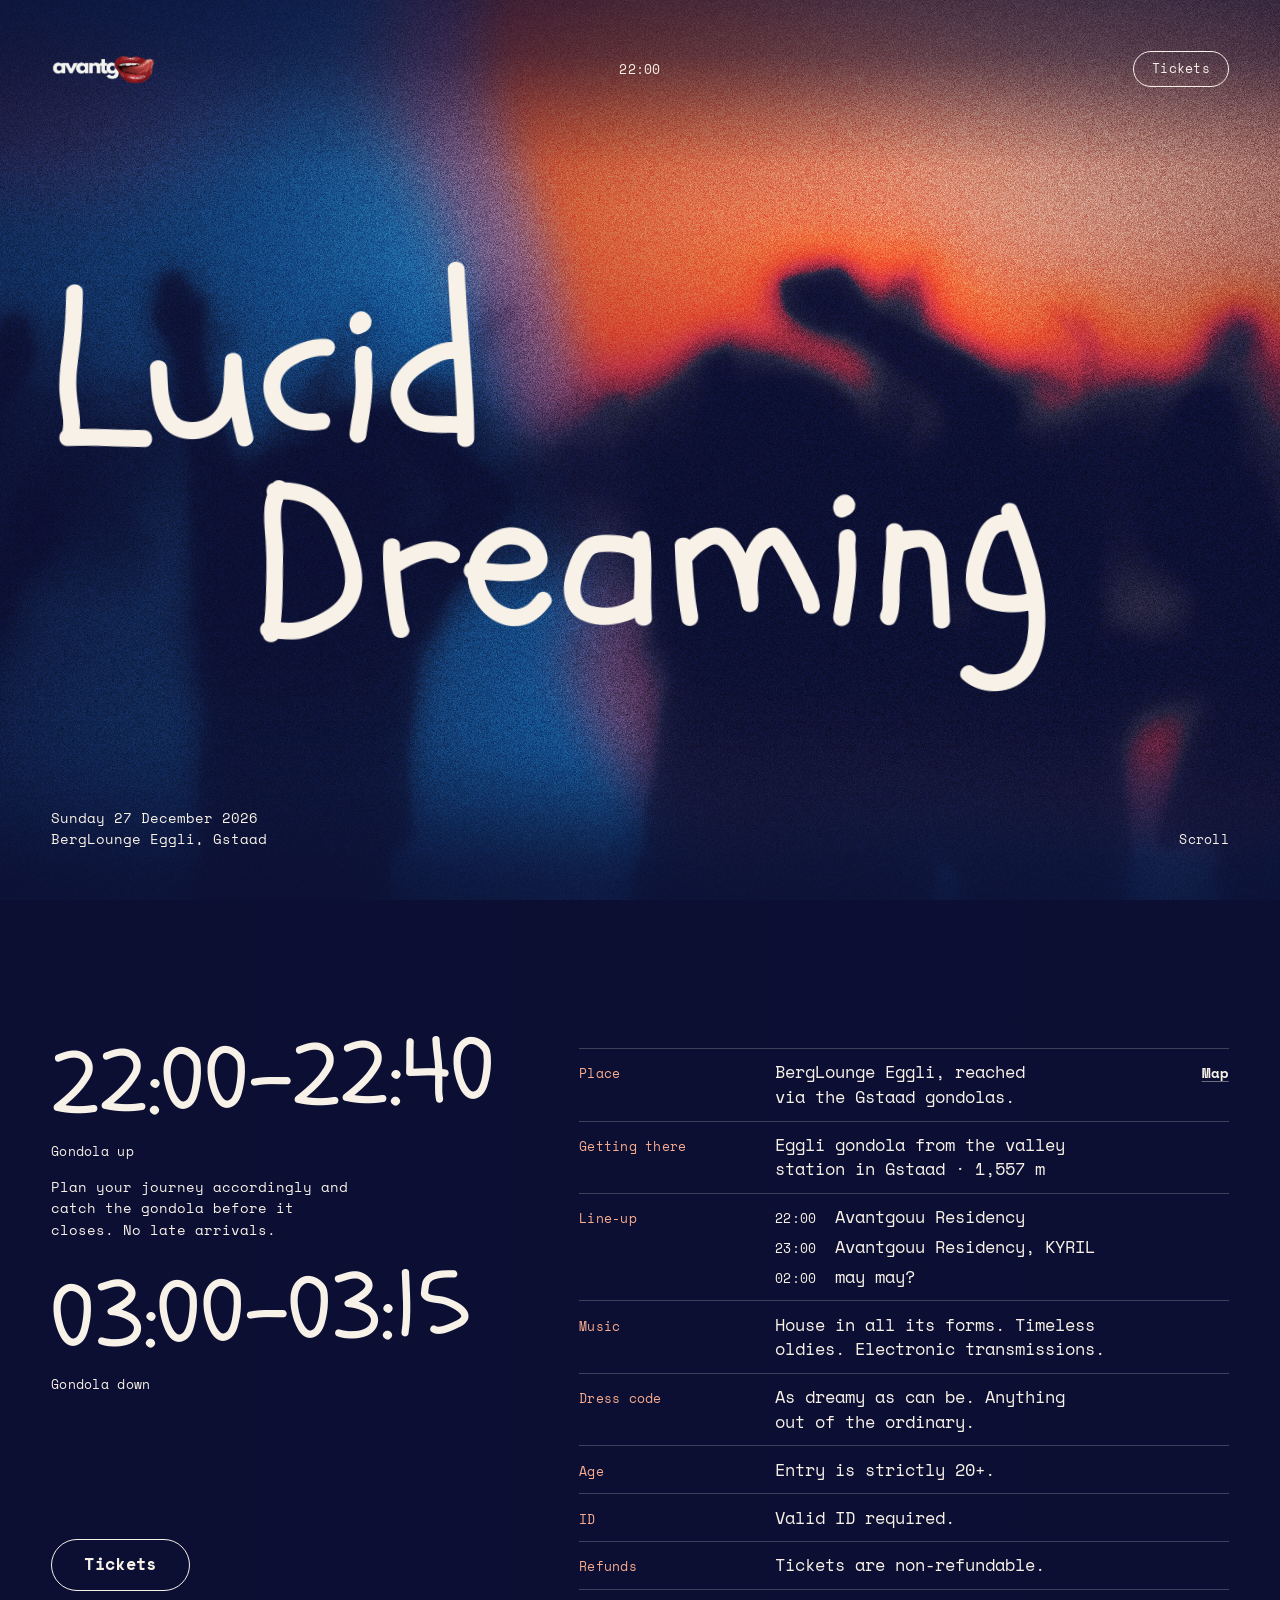
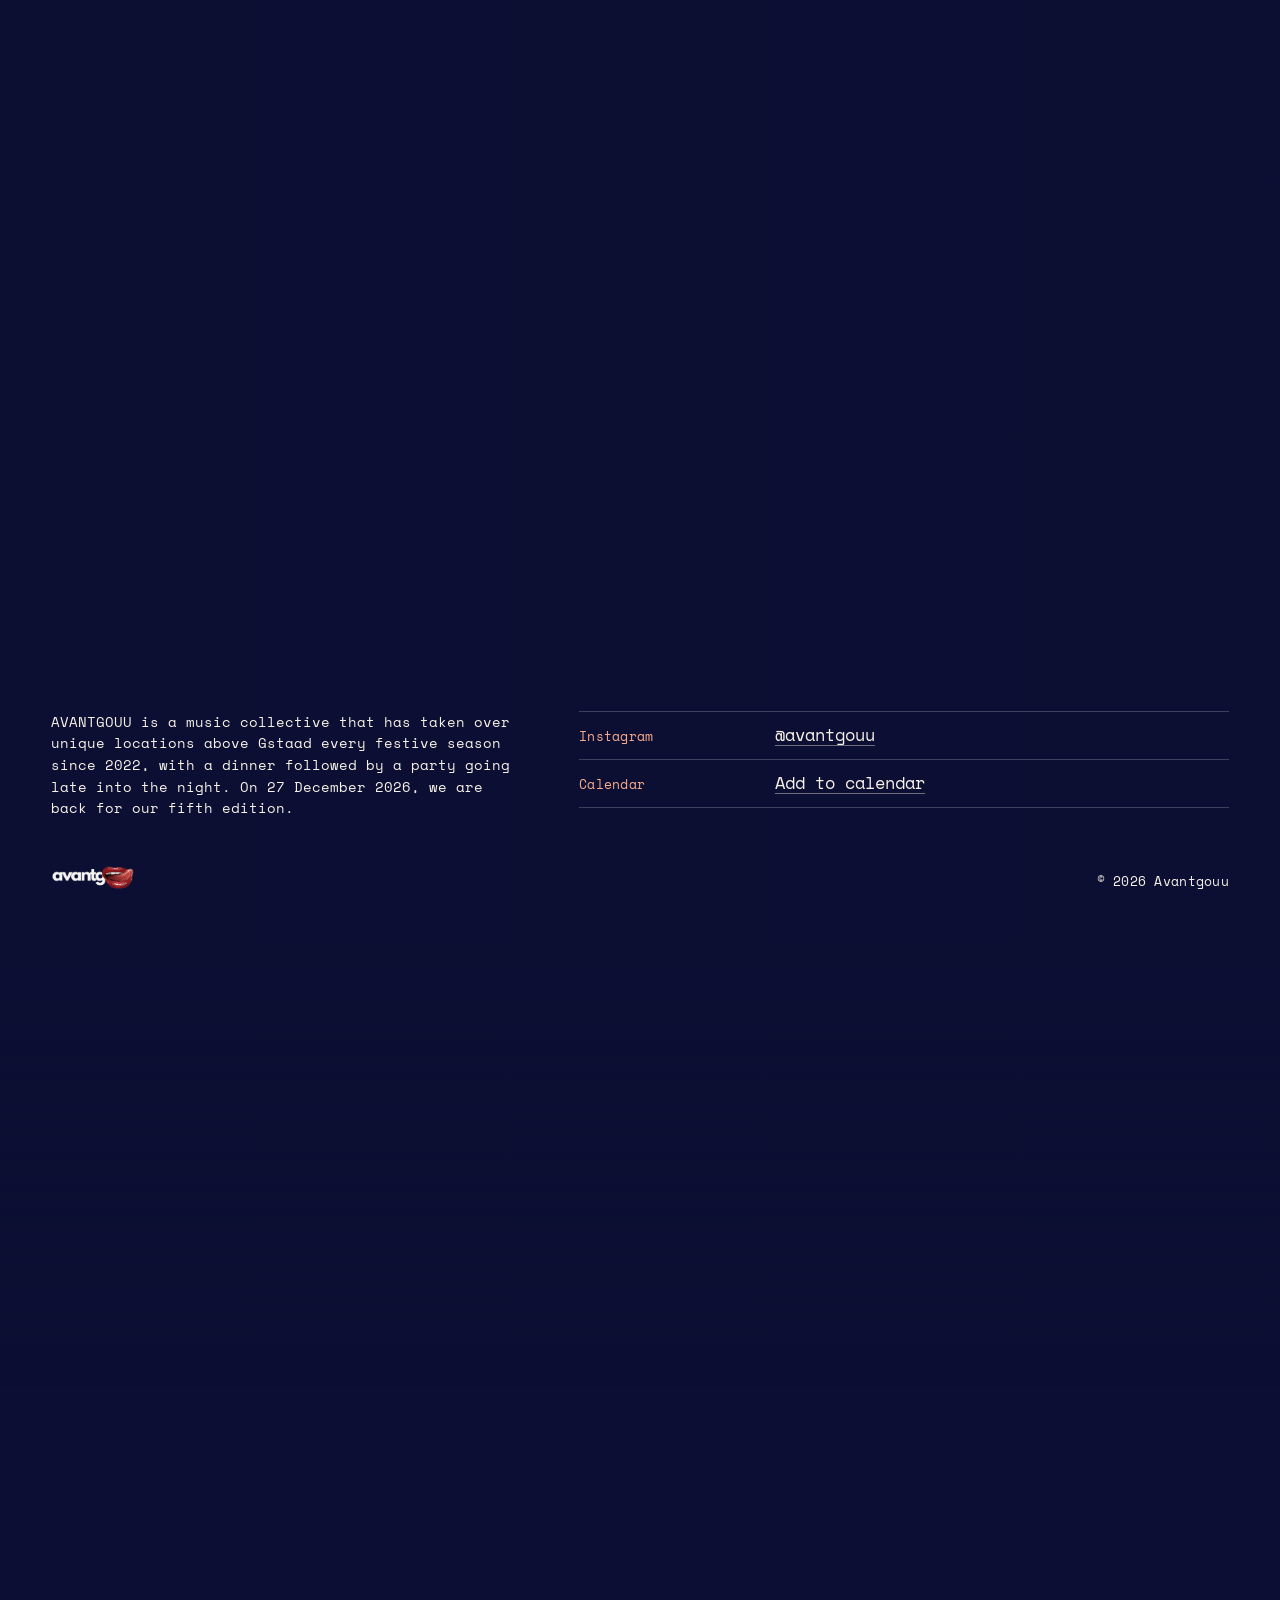
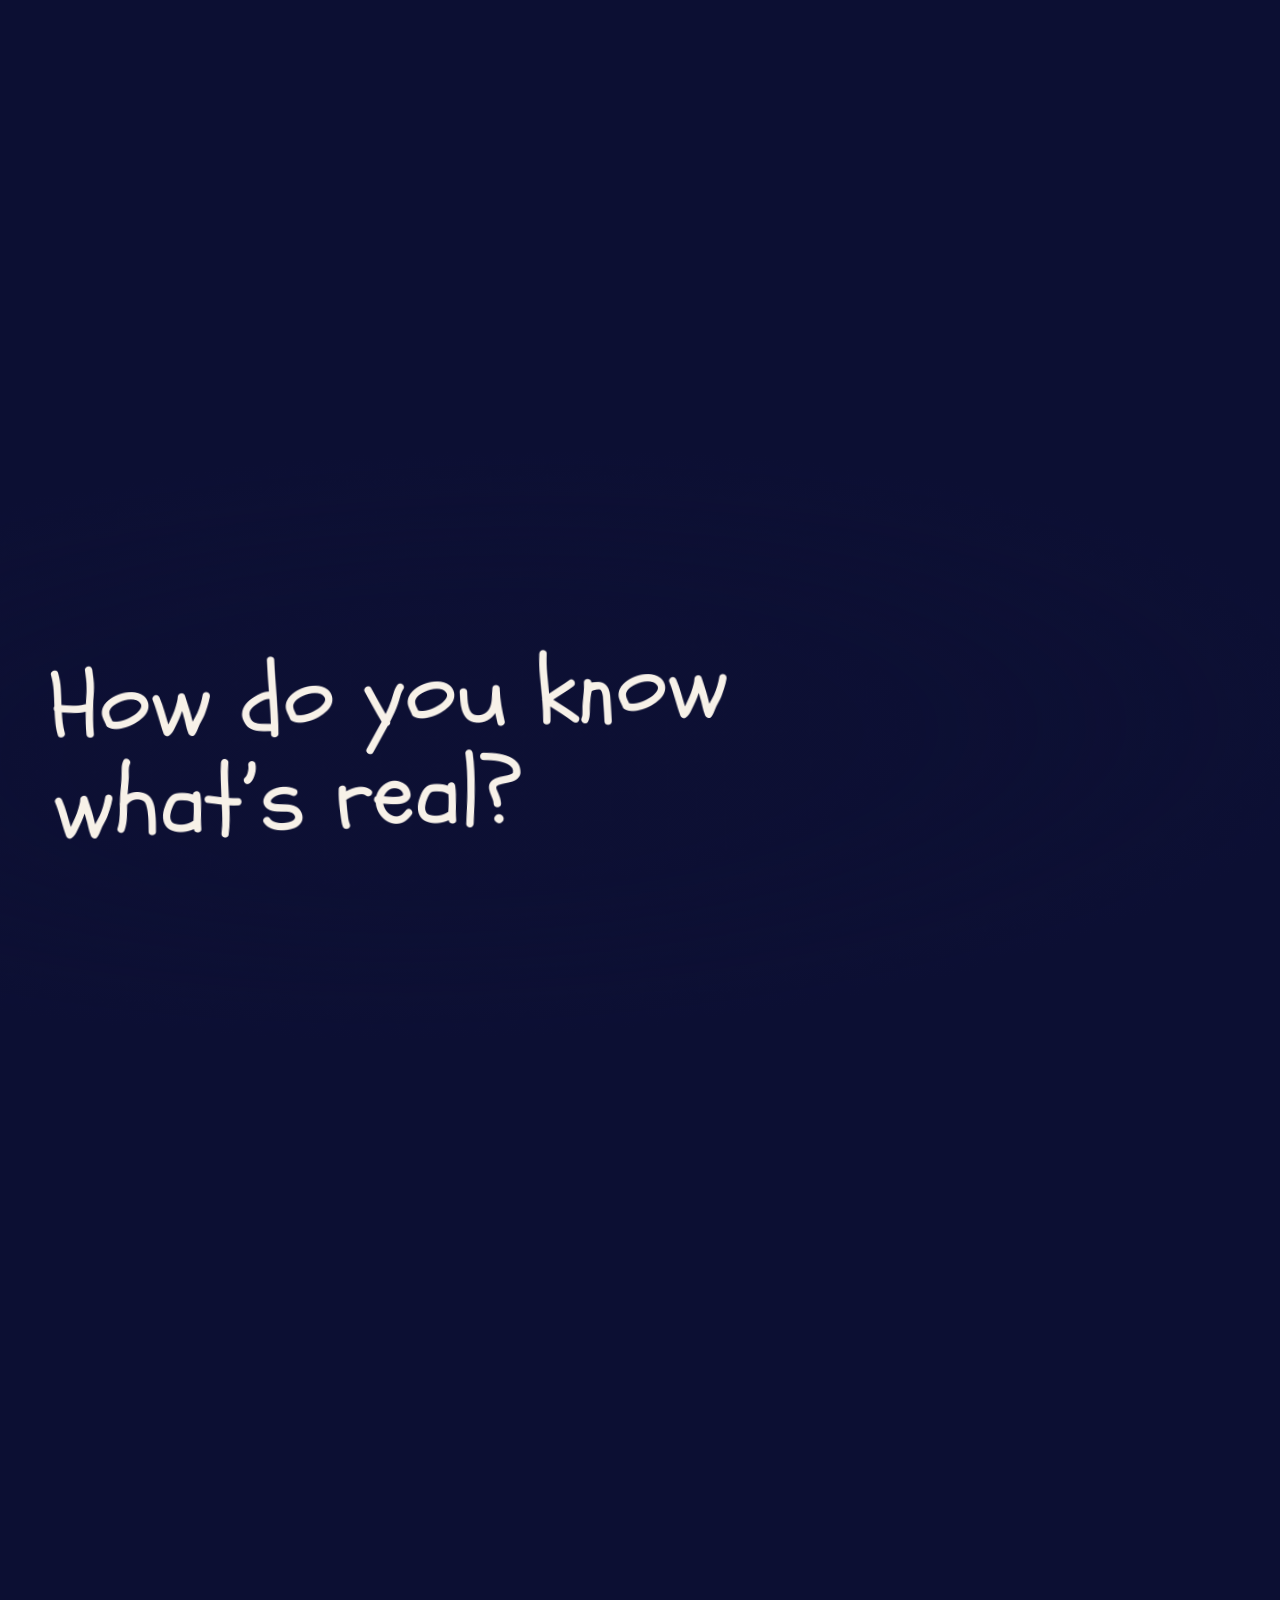
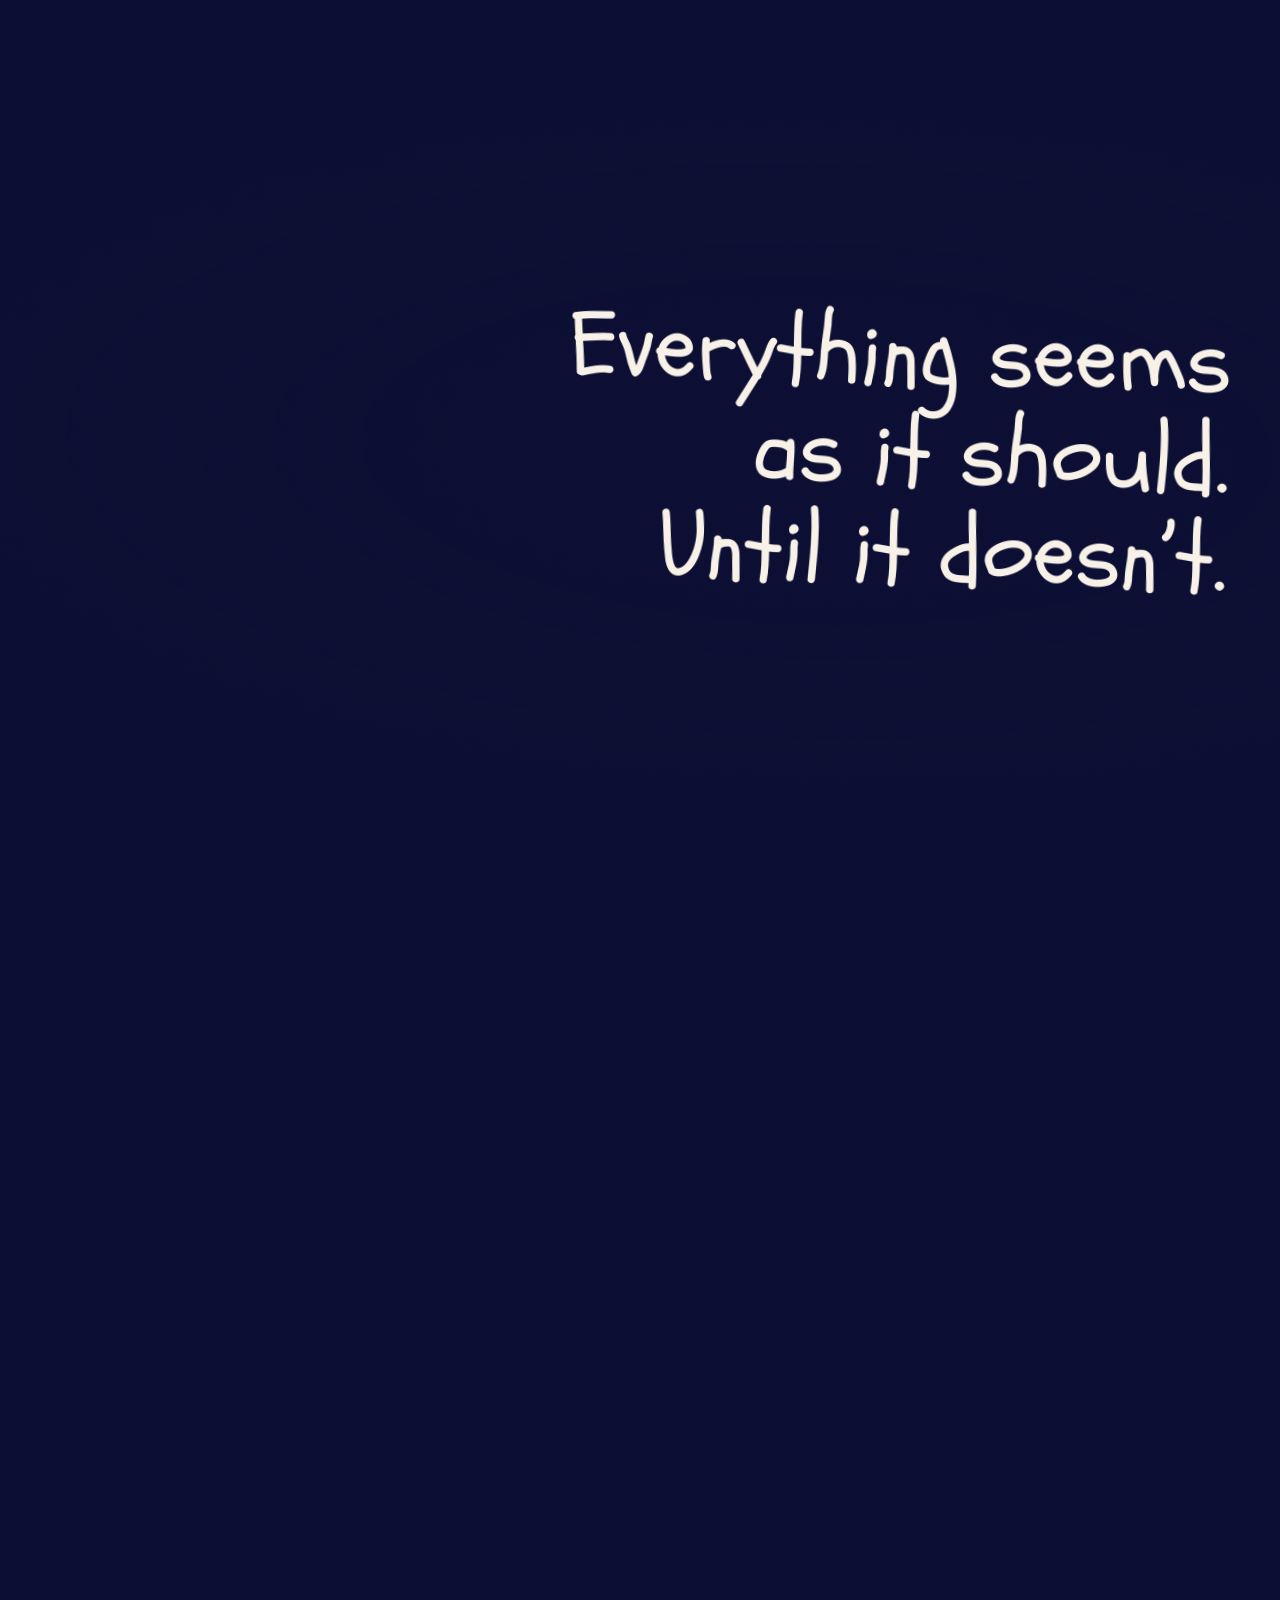
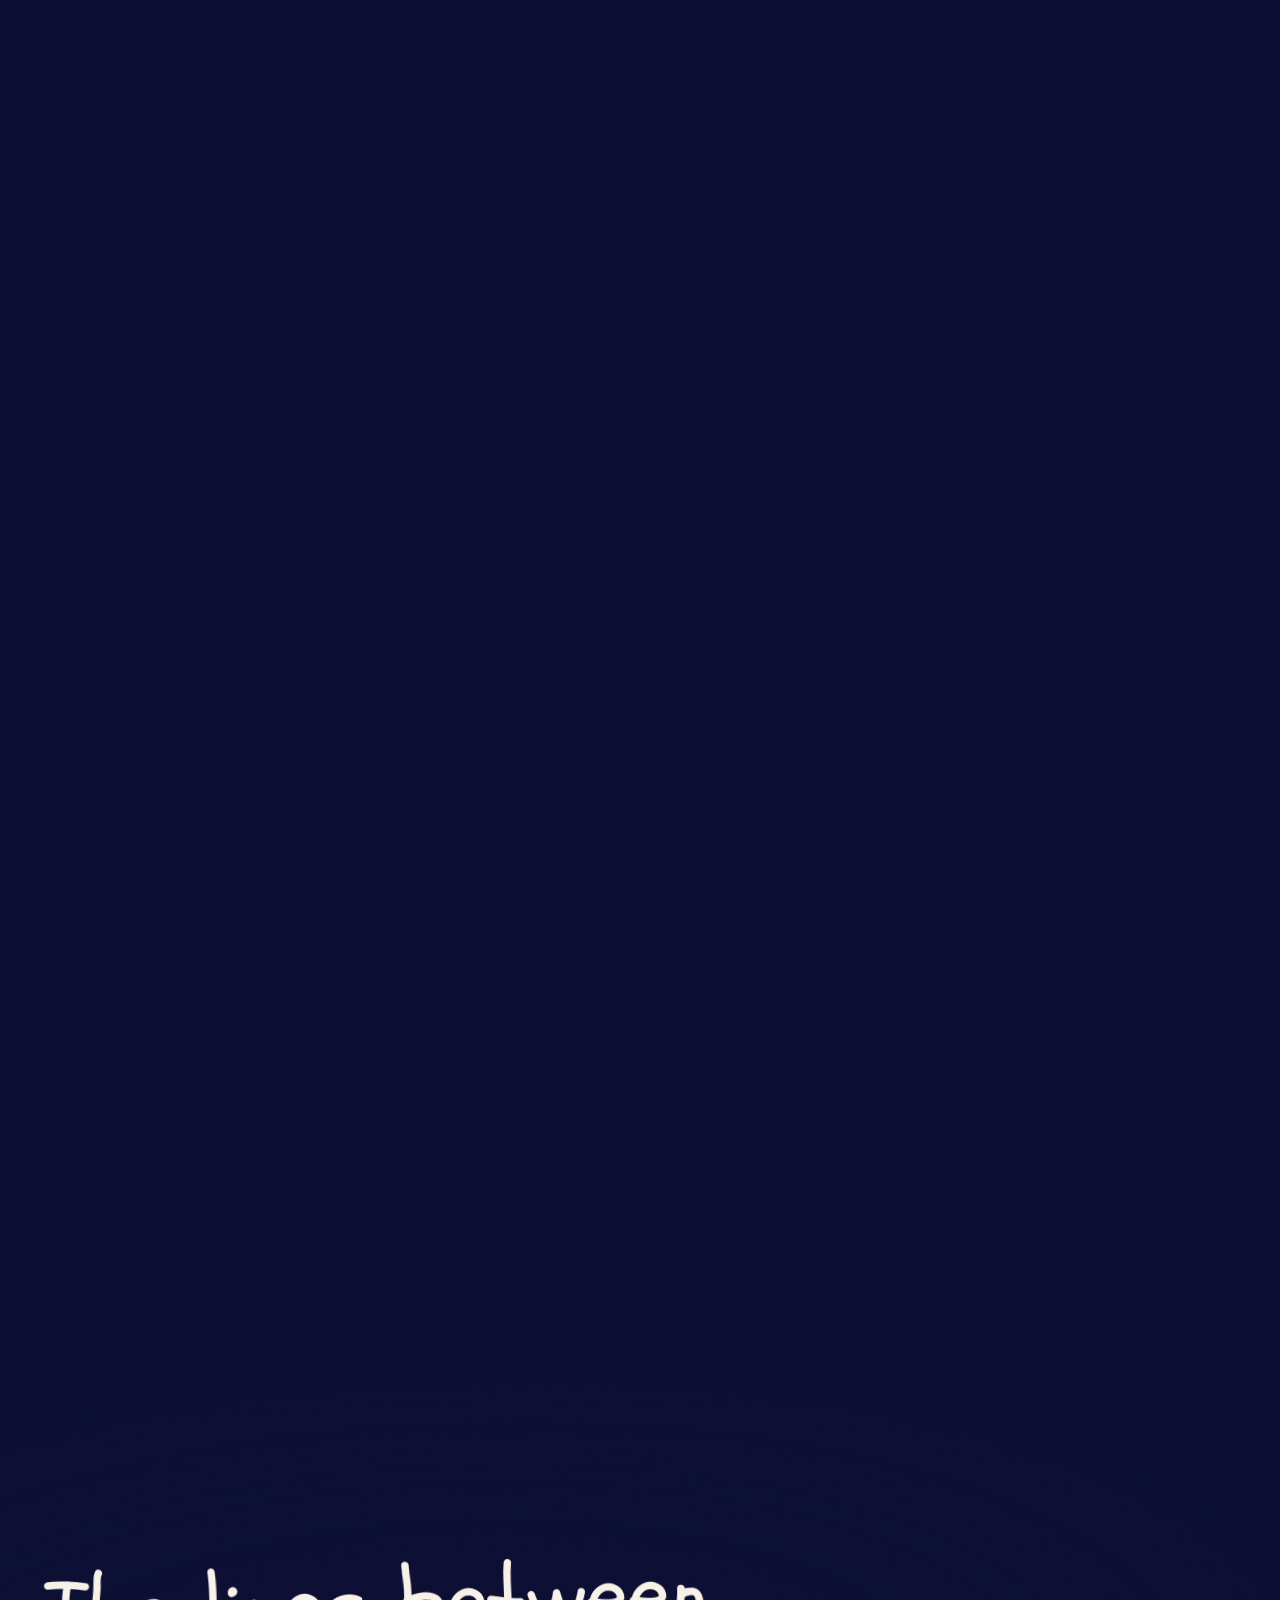
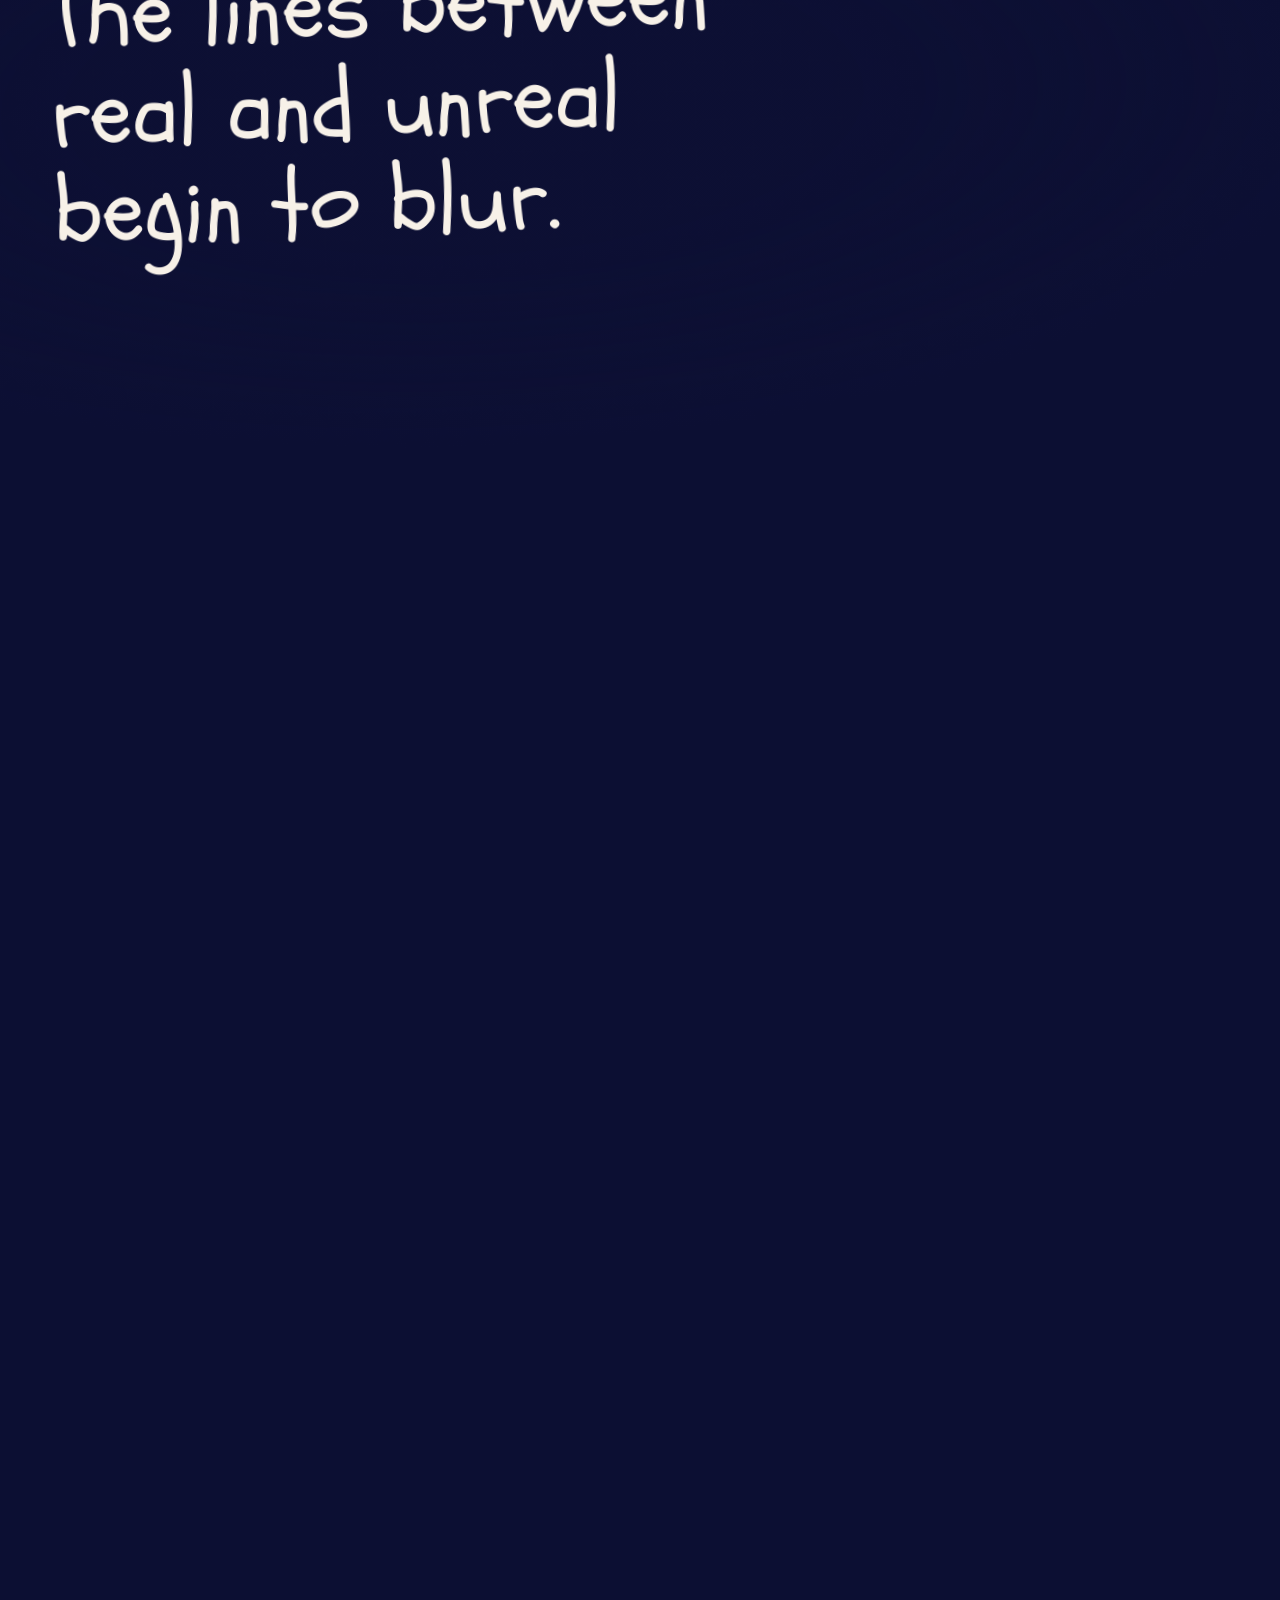
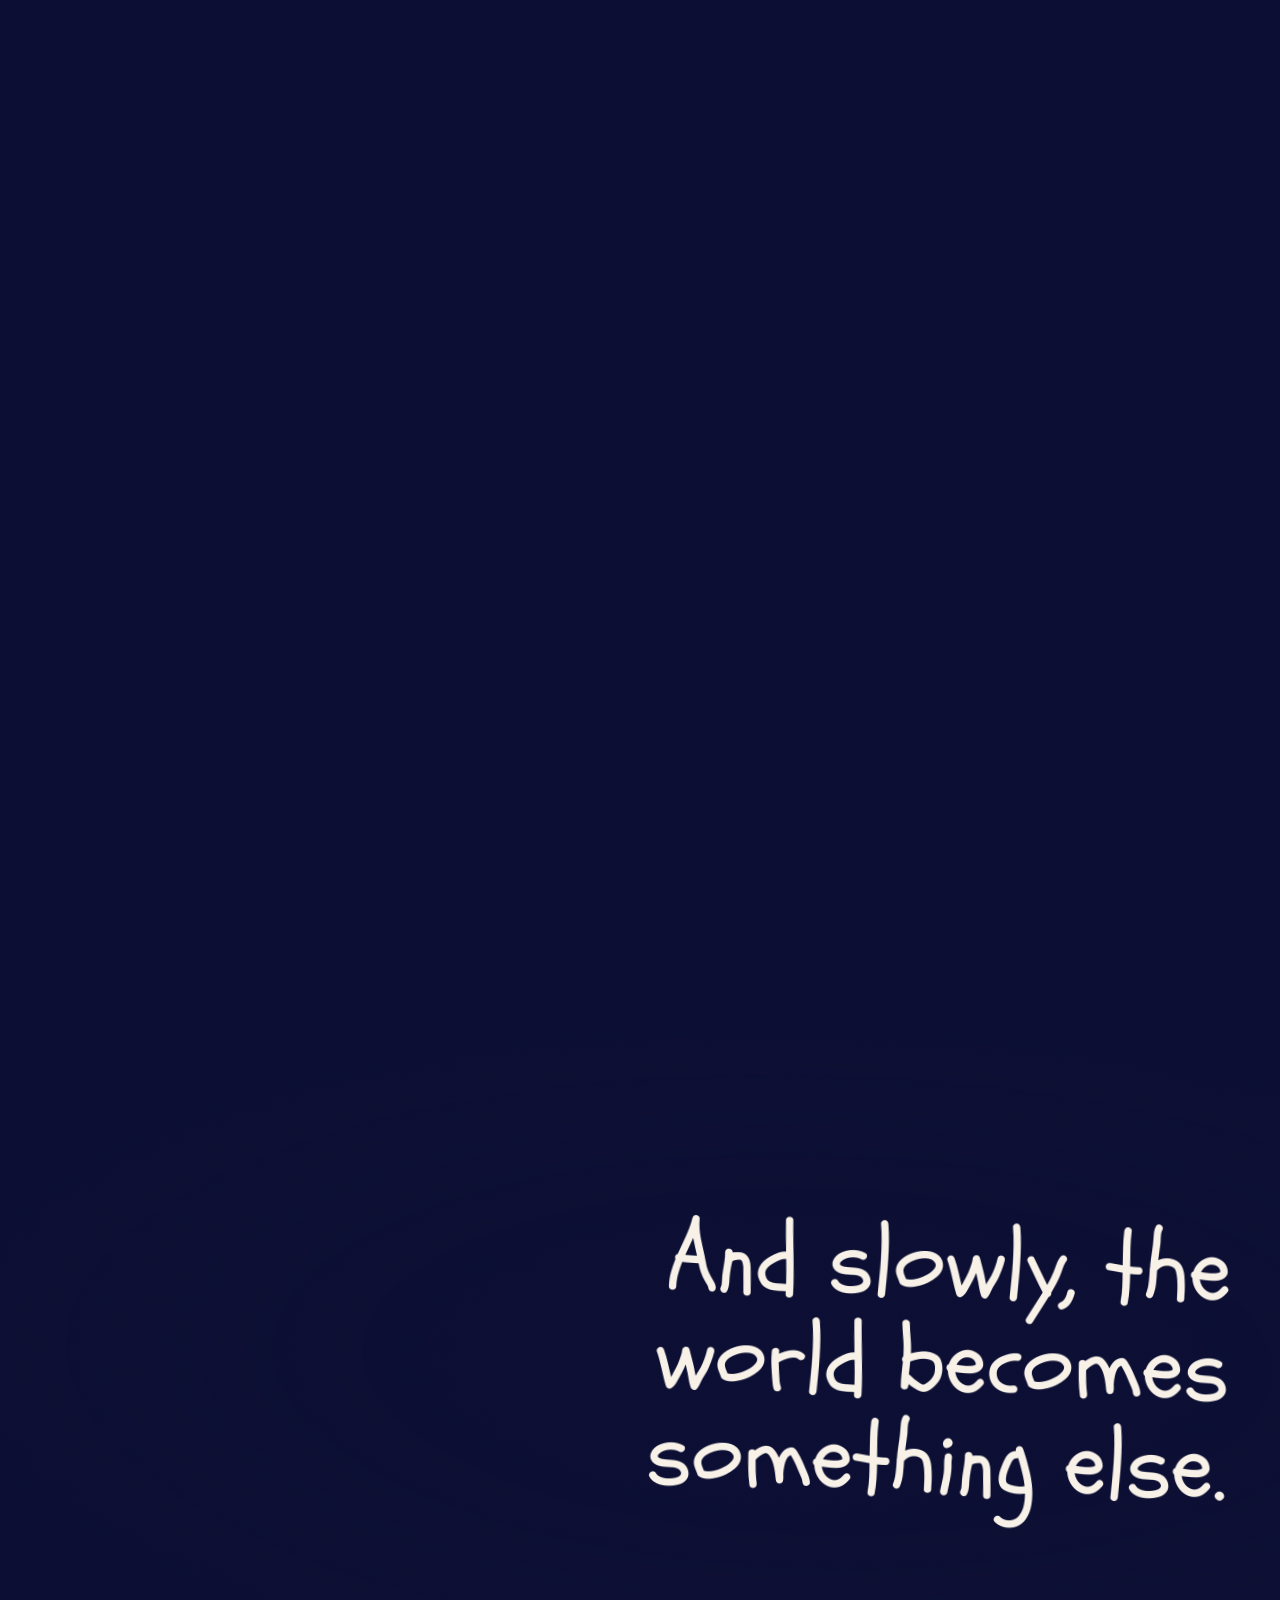
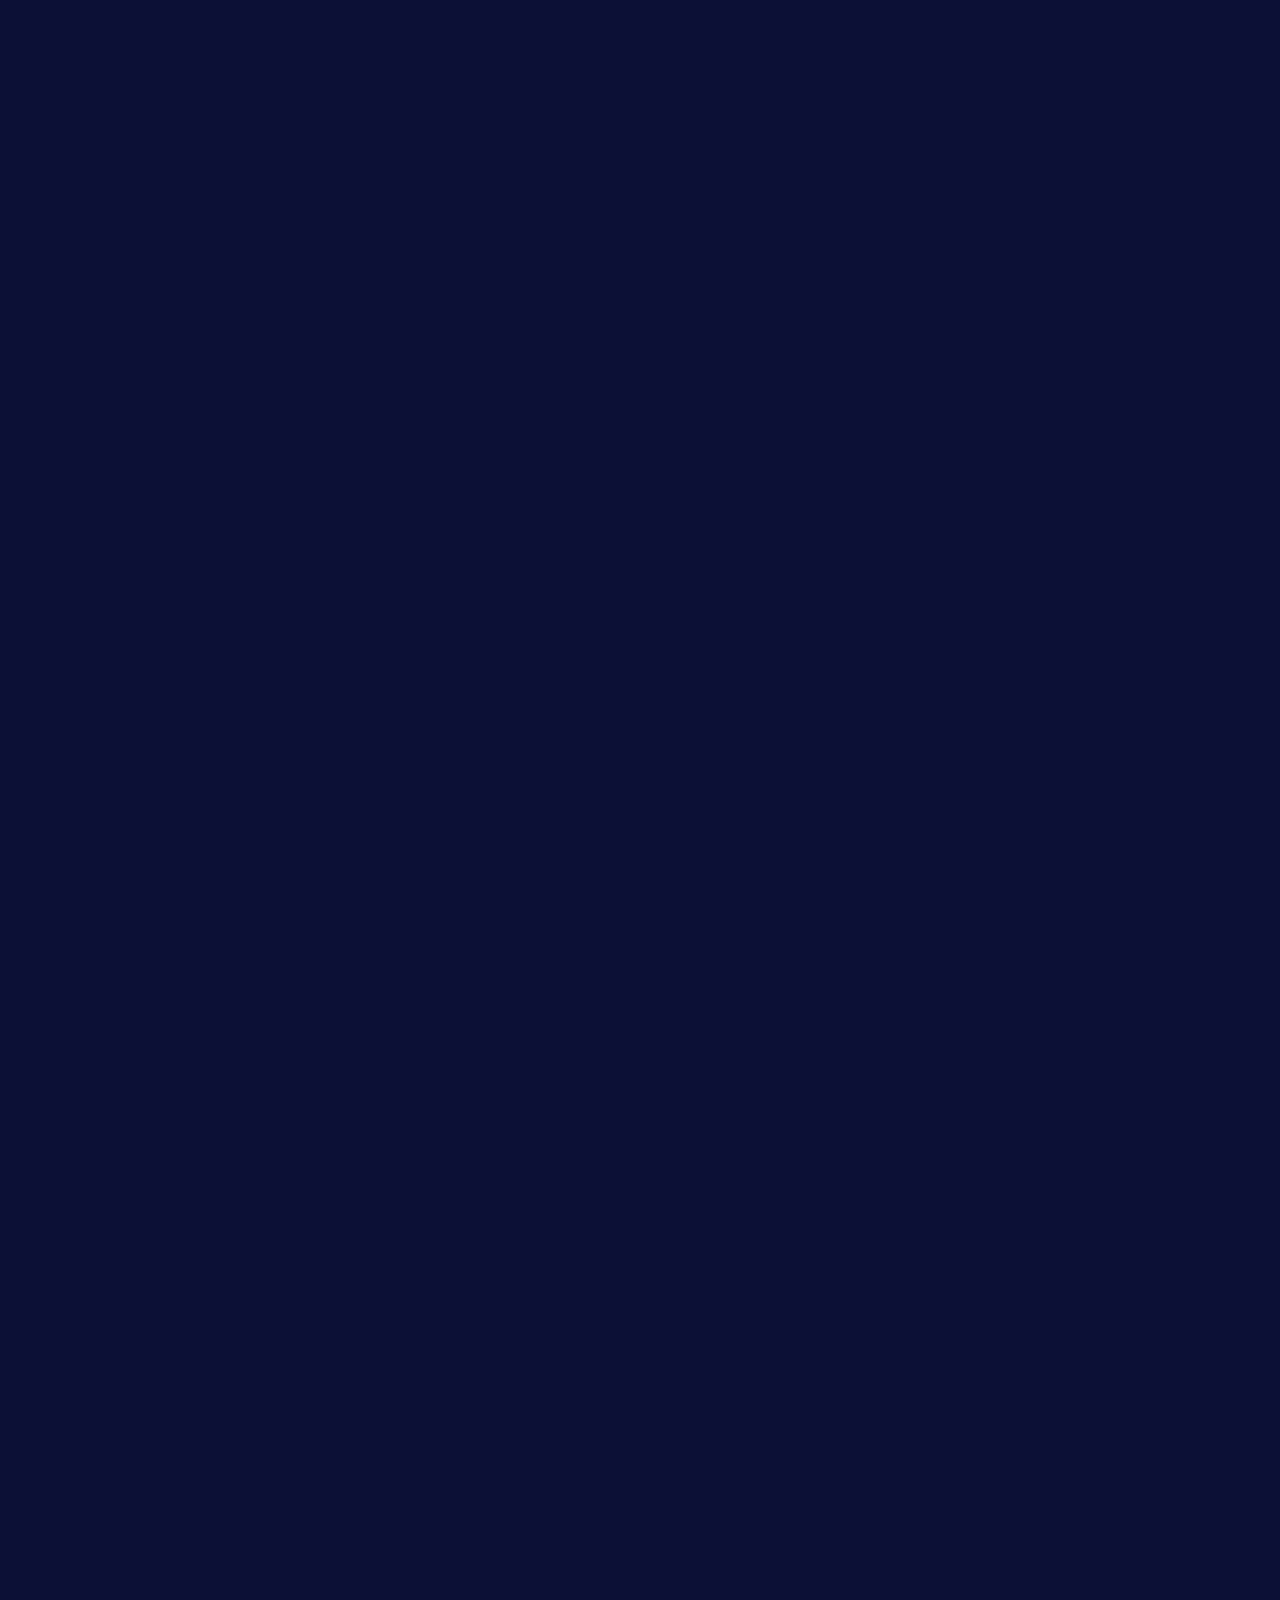
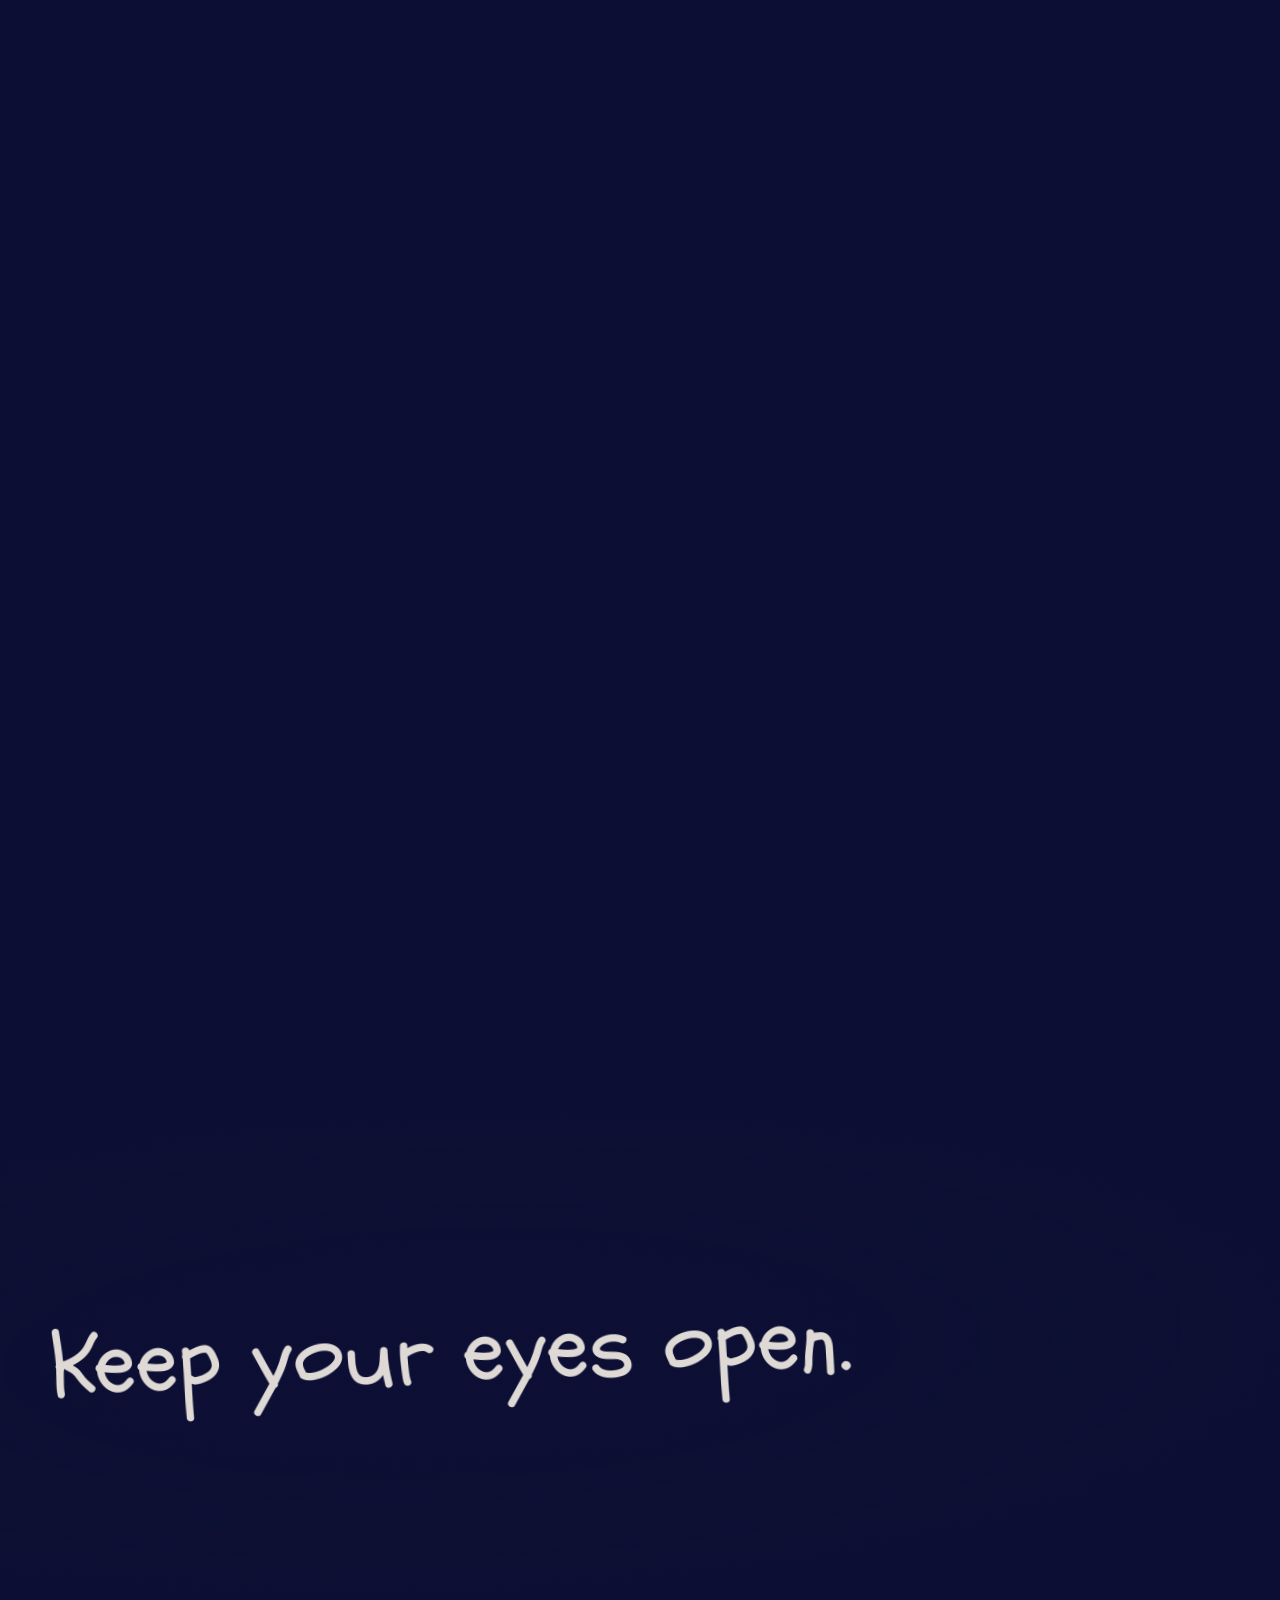
<file: index.html>
<!DOCTYPE html><html lang="en-GB" data-state="dream"> <head><meta charset="utf-8"><meta name="viewport" content="width=device-width, initial-scale=1, viewport-fit=cover"><title>Avantgouu v5.0 · Lucid Dreaming · 27.12.2026 · Eggli, Gstaad</title><meta name="description" content="Avantgouu v5.0, Lucid Dreaming. Sunday 27 December 2026 at BergLounge Eggli, Gstaad. Gondola up 22:00 to 22:40, down from 03:00. Entry is strictly 20+."><link rel="canonical" href="https://www.avantgouu.com/"><meta name="theme-color" content="#0c0f33"><link rel="icon" href="/favicon-32.png" type="image/png" sizes="32x32"><link rel="icon" href="/icon-192.png" type="image/png" sizes="192x192"><link rel="apple-touch-icon" href="/apple-touch-icon.png"><link rel="preload" href="/_astro/schoolbell-latin-400-normal.D_Z2-wWK.woff2" as="font" type="font/woff2" crossorigin><link rel="preload" href="/_astro/space-mono-latin-400-normal.Rg4St2Dn.woff2" as="font" type="font/woff2" crossorigin><style>@media (prefers-reduced-motion: no-preference){@view-transition{navigation:auto}}</style><script>document.activeViewTransition?.ready.catch(()=>{});for(const n of['pagereveal','pageswap'])addEventListener(n,e=>e.viewTransition?.ready.catch(()=>{}))</script><meta property="og:type" content="website"><meta property="og:site_name" content="Avantgouu"><meta property="og:locale" content="en_GB"><meta property="og:title" content="Avantgouu v5.0 · Lucid Dreaming · 27.12.2026 · Eggli, Gstaad"><meta property="og:description" content="Avantgouu v5.0, Lucid Dreaming. Sunday 27 December 2026 at BergLounge Eggli, Gstaad. Gondola up 22:00 to 22:40, down from 03:00. Entry is strictly 20+."><meta property="og:url" content="https://www.avantgouu.com/"><meta property="og:image" content="https://www.avantgouu.com/og.jpg"><meta name="twitter:card" content="summary_large_image"><meta name="twitter:title" content="Avantgouu v5.0 · Lucid Dreaming · 27.12.2026 · Eggli, Gstaad"><meta name="twitter:description" content="Avantgouu v5.0, Lucid Dreaming. Sunday 27 December 2026 at BergLounge Eggli, Gstaad. Gondola up 22:00 to 22:40, down from 03:00. Entry is strictly 20+."><meta name="twitter:image" content="https://www.avantgouu.com/og.jpg"> <script type="application/ld+json">{"@context":"https://schema.org","@type":"MusicEvent","name":"Avantgouu v5.0 · Lucid Dreaming","description":"Avantgouu v5.0, Lucid Dreaming. Sunday 27 December 2026 at BergLounge Eggli, Gstaad. Gondola up 22:00 to 22:40, down from 03:00. Entry is strictly 20+.","url":"https://www.avantgouu.com/","image":"https://www.avantgouu.com/og.jpg","startDate":"2026-12-27T22:00:00+01:00","endDate":"2026-12-28T03:00:00+01:00","eventStatus":"https://schema.org/EventScheduled","eventAttendanceMode":"https://schema.org/OfflineEventAttendanceMode","typicalAgeRange":"20-","location":{"@type":"Place","name":"BergLounge Eggli","address":{"@type":"PostalAddress","addressLocality":"Gstaad","addressCountry":"Switzerland"}},"offers":{"@type":"Offer","url":"https://www.avantgouu.com/tickets/"},"organizer":{"@type":"Organization","name":"Avantgouu","url":"https://www.avantgouu.com/","sameAs":"https://www.instagram.com/avantgouu/"},"performer":[{"@type":"MusicGroup","name":"Avantgouu Residency"},{"@type":"MusicGroup","name":"KYRIL","sameAs":"https://open.spotify.com/artist/7LmxFNPm0LFO0W7QdP49ts"},{"@type":"MusicGroup","name":"may may?","sameAs":"https://open.spotify.com/artist/6YISHzVK6QLz4S9CNsIioz"}]}</script><meta http-equiv="content-security-policy" content="default-src 'self';img-src 'self' data: blob:;font-src 'self';connect-src 'self';media-src 'self' blob:;worker-src 'self' blob:;object-src 'none';base-uri 'none';form-action 'self'; script-src 'self' 'sha256-BF0290pkb3jxQsE7z00xR8Imp8X34FLC88L0lkMnrGw=' 'sha256-QzWFZi+FLIx23tnm9SBU4aEgx4x8DsuASP07mfqol/c=' 'sha256-0chmwFk0zaA528yFfGV7J9ppIpdfTPPULncDF3WG7Zs=' 'sha256-eIXWvAmxkr251LJZkjniEK5LcPF3NkapbJepohwYRIc=' 'sha256-Q2BPg90ZMplYY+FSdApNErhpWafg2hcRRbndmvxuL/Q=' 'sha256-Fv7Bmp6tDLqqY1QEmctCOhQIO6TPLL7hr1hiEKX9dbA='; style-src 'self' 'sha256-Gf7GwWFMdNGCTu6tqOt5jY3AwXItYXg3NVhcuQZ77QY=' 'sha256-47DEQpj8HBSa+/TImW+5JCeuQeRkm5NMpJWZG3hSuFU=';"><link rel="stylesheet" href="/_astro/Base.vhRxR8KP.css"></head> <body> <a class="skip label" href="#tickets">Skip to tickets</a> <div class="film" data-film data-film-state="still" data-film-landscape="/_astro/film-landscape.DC5FIMSY.mp4" data-film-landscape-index="/_astro/film-landscape.Bj8eMJbC.json" data-film-portrait="/_astro/film-portrait.DGMu93d_.mp4" data-film-portrait-index="/_astro/film-portrait.CxMnBAKn.json" data-astro-cid-vlunooed> <picture class="film-poster" data-astro-cid-vlunooed> <source media="(orientation: portrait)" type="image/avif" srcset="/_astro/poster-portrait.D8HD56Cr.avif" data-astro-cid-vlunooed> <source media="(orientation: portrait)" srcset="/_astro/poster-portrait.BZt9o5GS.jpg" data-astro-cid-vlunooed> <source type="image/avif" srcset="/_astro/poster-landscape.BwU_8S_Q.avif" data-astro-cid-vlunooed> <img src="/_astro/poster-landscape.Cnp64E2-.jpg" alt="" width="1920" height="1080" decoding="async" fetchpriority="high" data-astro-cid-vlunooed> </picture> <canvas class="film-canvas" aria-hidden="true" data-astro-cid-vlunooed></canvas> <div class="film-grain" aria-hidden="true" data-astro-cid-vlunooed></div> <div class="film-shade" aria-hidden="true" data-astro-cid-vlunooed></div> </div><script type="module" src="/_astro/Film.astro_astro_type_script_index_0_lang.ctIJvL-_.js"></script>  <div class="burn-light" data-burn-light aria-hidden="true"></div> <div class="burn" data-burn aria-hidden="true"></div>  <header class="site-header"> <div class="header-veil" data-veil="dream" aria-hidden="true"></div> <a class="logo" href="/" aria-label="Avantgouu, home"> <img class="logo-snow" src="/brand/logo-snow.webp" alt="" width="487" height="153" decoding="async"> <img class="logo-ink" src="/brand/logo-ink.webp" alt="" width="487" height="153" decoding="async"> </a> <span class="clock label" data-clock-face aria-hidden="true"> 22:00 </span> <a class="pill label" href="/tickets/">Tickets</a> </header> <main id="main">   <section class="hero" data-clock="22:00">  <div class="pass hero-head"> <div class="pass-window"> <div class="pass-inner"> <h1 class="hero-title display"> <span class="hero-title-ink"> <span class="hero-title-line">Lucid</span> <span class="hero-title-line">Dreaming</span> </span> </h1> </div> </div> </div> <div class="pass"> <div class="pass-window"> <div class="pass-inner"> <div class="hero-foot"> <p>Sunday 27 December 2026<br>BergLounge Eggli, Gstaad</p> <p class="label">Scroll</p> </div> </div> </div> </div> </section> <div class="dusk"> <section class="night" data-night> <h2 class="sr-only">The night</h2>  <div class="pass night-doors"> <div class="pass-window"> <div class="pass-inner"> <ol class="times" role="list"> <li class="time"> <span class="numeral">22:00–22:40</span> <span class="label">Gondola up</span> <span class="time-note body">Plan your journey accordingly and catch the gondola before it closes. No late arrivals.</span> </li> <li class="time"> <span class="numeral">03:00–03:15</span> <span class="label">Gondola down</span> </li> </ol> </div> </div> </div> <div class="pass night-facts"> <div class="pass-window"> <div class="pass-inner"> <dl class="ledger"> <div class="row"> <dt class="row-key label">Place</dt> <dd class="row-value statement">BergLounge Eggli, reached via the Gstaad gondolas. </dd>  <dd class="row-action"><a class="link" href="https://www.google.com/maps/search/?api=1&amp;query=Eggli%20Talstation%20Gstaad" target="_blank" rel="noopener">Map</a></dd> </div> <div class="row"> <dt class="row-key label">Getting there</dt> <dd class="row-value statement">Eggli gondola from the valley station in Gstaad · 1,557 m</dd>   </div> <div class="row"> <dt class="row-key label">Line-up</dt> <dd class="row-value statement"> <ul class="row-list" role="list"> <li> <span class="label">22:00</span> <span>Avantgouu Residency</span> </li><li> <span class="label">23:00</span> <span>Avantgouu Residency, KYRIL</span> </li><li> <span class="label">02:00</span> <span>may may?</span> </li> </ul> </dd>   </div> <div class="row"> <dt class="row-key label">Music</dt> <dd class="row-value statement">House in all its forms. Timeless oldies. Electronic transmissions.</dd>   </div> <div class="row"> <dt class="row-key label">Dress code</dt> <dd class="row-value statement">As dreamy as can be. Anything out of the ordinary.</dd>   </div><div class="row"> <dt class="row-key label">Age</dt> <dd class="row-value statement">Entry is strictly 20+.</dd>   </div> <div class="row"> <dt class="row-key label">ID</dt> <dd class="row-value statement">Valid ID required.</dd>   </div> <div class="row"> <dt class="row-key label">Refunds</dt> <dd class="row-value statement">Tickets are non-refundable.</dd>   </div> </dl> </div> </div> </div>  <div class="pass night-tickets"> <div class="pass-window"> <div class="pass-inner"> <div class="home-tickets" id="tickets" tabindex="-1" data-tickets> <a class="pill pill--call label" href="/tickets/">Tickets</a> </div> </div> </div> </div> </section>  <footer class="colophon" data-clock="03:00" data-clock-next-day="true"> <div class="pass"> <div class="pass-window"> <div class="pass-inner"> <div class="colophon-foot"> <dl class="ledger colophon-links"> <div class="row"> <dt class="row-key label">Instagram</dt> <dd class="row-value statement"> <a class="link" href="https://www.instagram.com/avantgouu/" target="_blank" rel="noopener">@avantgouu</a> </dd>   </div> <div class="row"> <dt class="row-key label">Calendar</dt> <dd class="row-value statement"> <a class="link" href="/avantgouu-v5.ics">Add to calendar</a> </dd>   </div> </dl> <p class="colophon-who body">AVANTGOUU is a music collective that has taken over unique locations above Gstaad every festive season since 2022, with a dinner followed by a party going late into the night. On 27 December 2026, we are back for our fifth edition.</p> <p class="colophon-end"> <img class="colophon-mark" src="/brand/logo-snow.webp" alt="" width="487" height="153" loading="lazy" decoding="async"> <span class="label">© 2026 Avantgouu</span> </p> </div> </div> </div> </div> </footer> </div> <div class="deep" data-deep> <p class="deep-line voice voice--wide line shade"> <span class="voice-ink">How do you know what’s real?</span> </p><p class="deep-line voice voice--wide line shade voice--right"> <span class="voice-ink">Everything seems as it should. Until it doesn’t.</span> </p><p class="deep-line voice voice--wide line shade"> <span class="voice-ink">The lines between real and unreal begin to blur.</span> </p><p class="deep-line voice voice--wide line shade voice--right"> <span class="voice-ink">And slowly, the world becomes something else.</span> </p><p class="deep-line voice voice--wide line shade"> <span class="voice-ink">Keep your eyes open.</span> </p><p class="deep-line voice voice--wide line shade voice--right"> <span class="voice-ink">Trust your instincts.</span> </p><p class="deep-line voice voice--wide line shade"> <span class="voice-ink">How do you know what’s real?</span> </p><p class="deep-line voice voice--wide line shade voice--right"> <span class="voice-ink">Until it doesn’t.</span> </p> </div> <section class="wake awake" data-wake data-clock="19:15"> <div class="wake-stage"> <h2 class="wake-line"> <span>Wake up, </span><span>dinner is ready. </span> </h2>  <form class="door" action="/dinner/" method="get" novalidate data-door data-vault="{&quot;v&quot;:1,&quot;iter&quot;:150000,&quot;salt&quot;:&quot;YXZhbnRnb3V1LXY1LjAtZA&quot;,&quot;iv&quot;:&quot;oiXFNRCCwpd9CrOp&quot;,&quot;ct&quot;:&quot;[base64]&quot;}" data-go="/dinner/"> <label class="door-label label" for="door-word">Password</label> <span class="door-field">  <input class="door-input statement" id="door-word" type="text" autocomplete="off" autocapitalize="none" autocorrect="off" spellcheck="false" enterkeyhint="go" maxlength="64"> <button class="door-open statement" type="submit">Open</button> </span>  <noscript><p class="door-says body">The door needs JavaScript.</p></noscript> <p class="door-says body" id="door-says" aria-live="polite" data-door-says></p> </form><script type="module" src="/_astro/Door.astro_astro_type_script_index_0_lang.BUBO3E15.js"></script> </div> </section>  </main> </body> </html><script type="module" src="/_astro/index.astro_astro_type_script_index_0_lang.ACxEtcji.js"></script>
</file>
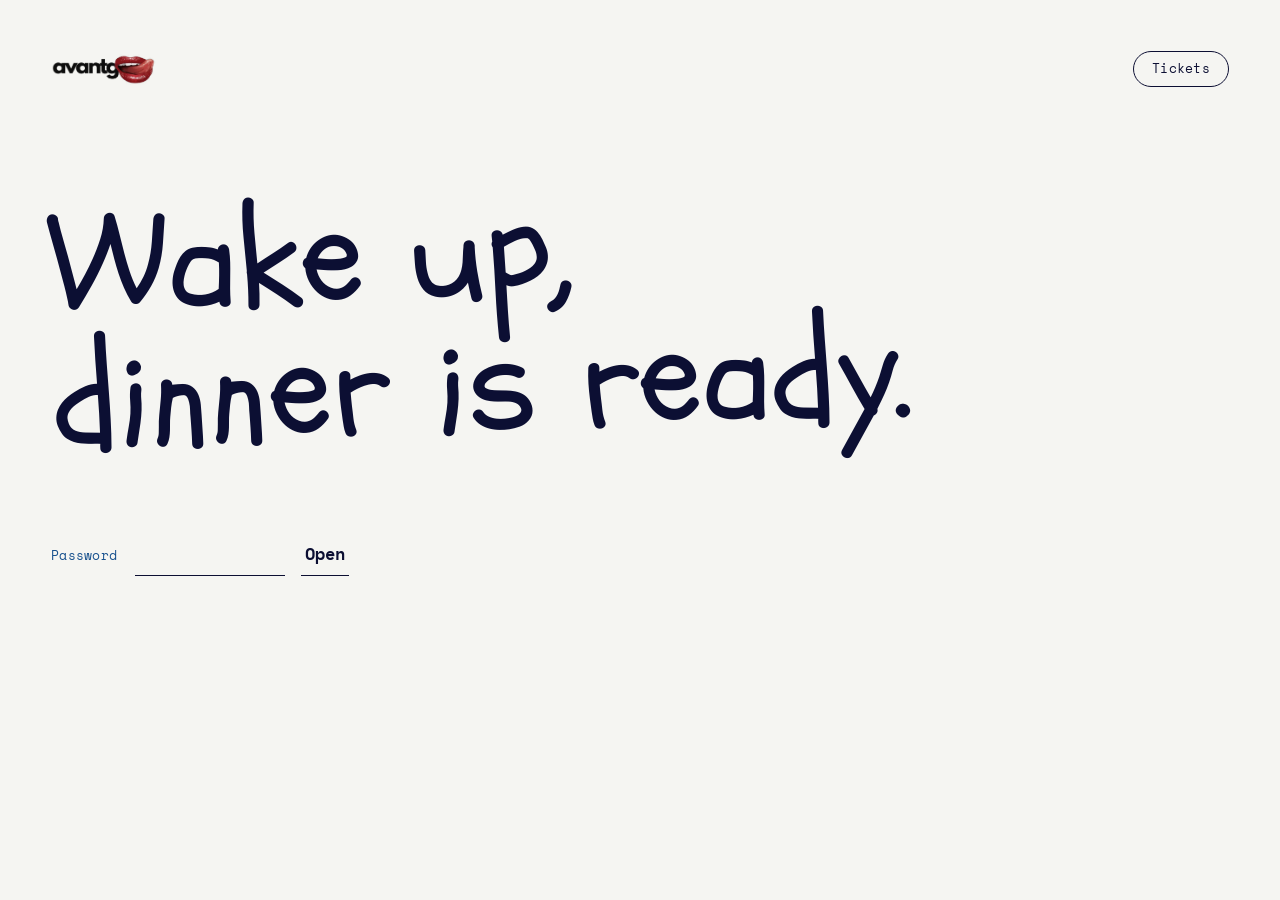
<file: dinner/index.html>
<!DOCTYPE html><html lang="en-GB" data-state="awake"> <head><meta charset="utf-8"><meta name="viewport" content="width=device-width, initial-scale=1, viewport-fit=cover"><title>Dreamy Dinner · Avantgouu v5.0 · Lucid Dreaming</title><meta name="description" content="Avantgouu v5.0, Lucid Dreaming. Sunday 27 December 2026 at BergLounge Eggli, Gstaad. Gondola up 22:00 to 22:40, down from 03:00. Entry is strictly 20+."><link rel="canonical" href="https://www.avantgouu.com/dinner/"><meta name="robots" content="noindex, nofollow"><meta name="theme-color" content="#f5f5f2"><link rel="icon" href="/favicon-32.png" type="image/png" sizes="32x32"><link rel="icon" href="/icon-192.png" type="image/png" sizes="192x192"><link rel="apple-touch-icon" href="/apple-touch-icon.png"><link rel="preload" href="/_astro/schoolbell-latin-400-normal.D_Z2-wWK.woff2" as="font" type="font/woff2" crossorigin><link rel="preload" href="/_astro/space-mono-latin-400-normal.Rg4St2Dn.woff2" as="font" type="font/woff2" crossorigin><style>@media (prefers-reduced-motion: no-preference){@view-transition{navigation:auto}}</style><script>document.activeViewTransition?.ready.catch(()=>{});for(const n of['pagereveal','pageswap'])addEventListener(n,e=>e.viewTransition?.ready.catch(()=>{}))</script><meta property="og:type" content="website"><meta property="og:site_name" content="Avantgouu"><meta property="og:locale" content="en_GB"><meta property="og:title" content="Dreamy Dinner · Avantgouu v5.0 · Lucid Dreaming"><meta property="og:description" content="Avantgouu v5.0, Lucid Dreaming. Sunday 27 December 2026 at BergLounge Eggli, Gstaad. Gondola up 22:00 to 22:40, down from 03:00. Entry is strictly 20+."><meta property="og:url" content="https://www.avantgouu.com/dinner/"><meta property="og:image" content="https://www.avantgouu.com/og.jpg"><meta name="twitter:card" content="summary_large_image"><meta name="twitter:title" content="Dreamy Dinner · Avantgouu v5.0 · Lucid Dreaming"><meta name="twitter:description" content="Avantgouu v5.0, Lucid Dreaming. Sunday 27 December 2026 at BergLounge Eggli, Gstaad. Gondola up 22:00 to 22:40, down from 03:00. Entry is strictly 20+."><meta name="twitter:image" content="https://www.avantgouu.com/og.jpg"><meta http-equiv="content-security-policy" content="default-src 'self';img-src 'self' data: blob:;font-src 'self';connect-src 'self';media-src 'self' blob:;worker-src 'self' blob:;object-src 'none';base-uri 'none';form-action 'self'; script-src 'self' 'sha256-BF0290pkb3jxQsE7z00xR8Imp8X34FLC88L0lkMnrGw=' 'sha256-QzWFZi+FLIx23tnm9SBU4aEgx4x8DsuASP07mfqol/c=' 'sha256-0chmwFk0zaA528yFfGV7J9ppIpdfTPPULncDF3WG7Zs=' 'sha256-eIXWvAmxkr251LJZkjniEK5LcPF3NkapbJepohwYRIc=' 'sha256-Q2BPg90ZMplYY+FSdApNErhpWafg2hcRRbndmvxuL/Q=' 'sha256-Fv7Bmp6tDLqqY1QEmctCOhQIO6TPLL7hr1hiEKX9dbA='; style-src 'self' 'sha256-Gf7GwWFMdNGCTu6tqOt5jY3AwXItYXg3NVhcuQZ77QY=' 'sha256-47DEQpj8HBSa+/TImW+5JCeuQeRkm5NMpJWZG3hSuFU=';"><link rel="stylesheet" href="/_astro/Base.vhRxR8KP.css"></head> <body> <a class="skip label" href="#main">Skip to content</a>   <header class="site-header"> <div class="header-veil" data-veil="awake" aria-hidden="true"></div> <a class="logo" href="/" aria-label="Avantgouu, home">  <img class="logo-ink" src="/brand/logo-ink.webp" alt="" width="487" height="153" decoding="async"> </a>  <a class="pill label" href="/tickets/">Tickets</a> </header> <main id="main">  <div class="page dinner" data-dinner data-view="pending"> <section class="dinner-door" data-dinner-door>  <div class="pass"> <div class="pass-window"> <div class="pass-inner"> <header class="page-head"> <h1 class="wake-line"> <span>Wake up, </span><span>dinner is ready. </span> </h1> </header> </div> </div> </div> <div class="pass"> <div class="pass-window"> <div class="pass-inner">  <form class="door" action="/dinner/" method="get" novalidate data-door data-vault="{&quot;v&quot;:1,&quot;iter&quot;:150000,&quot;salt&quot;:&quot;YXZhbnRnb3V1LXY1LjAtZA&quot;,&quot;iv&quot;:&quot;GRco8Xj4cRRSI981&quot;,&quot;ct&quot;:&quot;[base64]&quot;}"> <label class="door-label label" for="door-word">Password</label> <span class="door-field">  <input class="door-input statement" id="door-word" type="text" autocomplete="off" autocapitalize="none" autocorrect="off" spellcheck="false" enterkeyhint="go" maxlength="64"> <button class="door-open statement" type="submit">Open</button> </span>  <noscript><p class="door-says body">The door needs JavaScript.</p></noscript> <p class="door-says body" id="door-says" aria-live="polite" data-door-says></p> </form><script type="module" src="/_astro/Door.astro_astro_type_script_index_0_lang.BUBO3E15.js"></script> </div> </div> </div> </section> <article class="dinner-letter" data-dinner-letter hidden> <div class="pass"> <div class="pass-window"> <div class="pass-inner"> <header class="page-head"> <h1 class="page-title display" tabindex="-1"> <span>Dreamy</span> <span>Dinner</span> </h1> </header> </div> </div> </div> <div class="pass"> <div class="pass-window"> <div class="pass-inner"> <div class="fact">  <dl class="ledger"> <div class="row"> <dt class="row-key label" data-slot="arrive"></dt> <dd class="row-value statement">Dreamy Dinner<span data-slot="menu"></span></dd> <dd class="row-note body">Arrival</dd> </div> <div class="row"> <dt class="row-key label">22:00</dt> <dd class="row-value statement">The party</dd> </div> <div class="row"> <dt class="row-key label">03:00–03:15</dt> <dd class="row-value statement">Gondola down</dd> </div> <div class="row"> <dt class="row-key label">Seats</dt> <dd class="row-value statement" data-slot="capacity"></dd> <dd class="row-note body">Up to <span data-slot="maxPerOrder"></span> per booking</dd> </div> <div class="row"> <dt class="row-key label">Dress code</dt> <dd class="row-value statement">As dreamy as can be. Anything out of the ordinary.</dd> </div> <div class="row"> <dt class="row-key label">Age</dt> <dd class="row-value statement">Entry is strictly 20+.</dd> </div> <div class="row"> <dt class="row-key label">ID</dt> <dd class="row-value statement">Valid ID required.</dd> </div> <div class="row"> <dt class="row-key label">Refunds</dt> <dd class="row-value statement">Tickets are non-refundable.</dd> </div> </dl> <p class="dinner-book"> <a class="pill pill--call label" data-slot="url" target="_blank" rel="noopener" hidden>Book the Dreamy Dinner</a> <span class="statement" data-slot="soon" hidden>Booking opens soon.</span> </p> </div> </div> </div> </div> </article> </div>  </main> </body> </html>
</file>
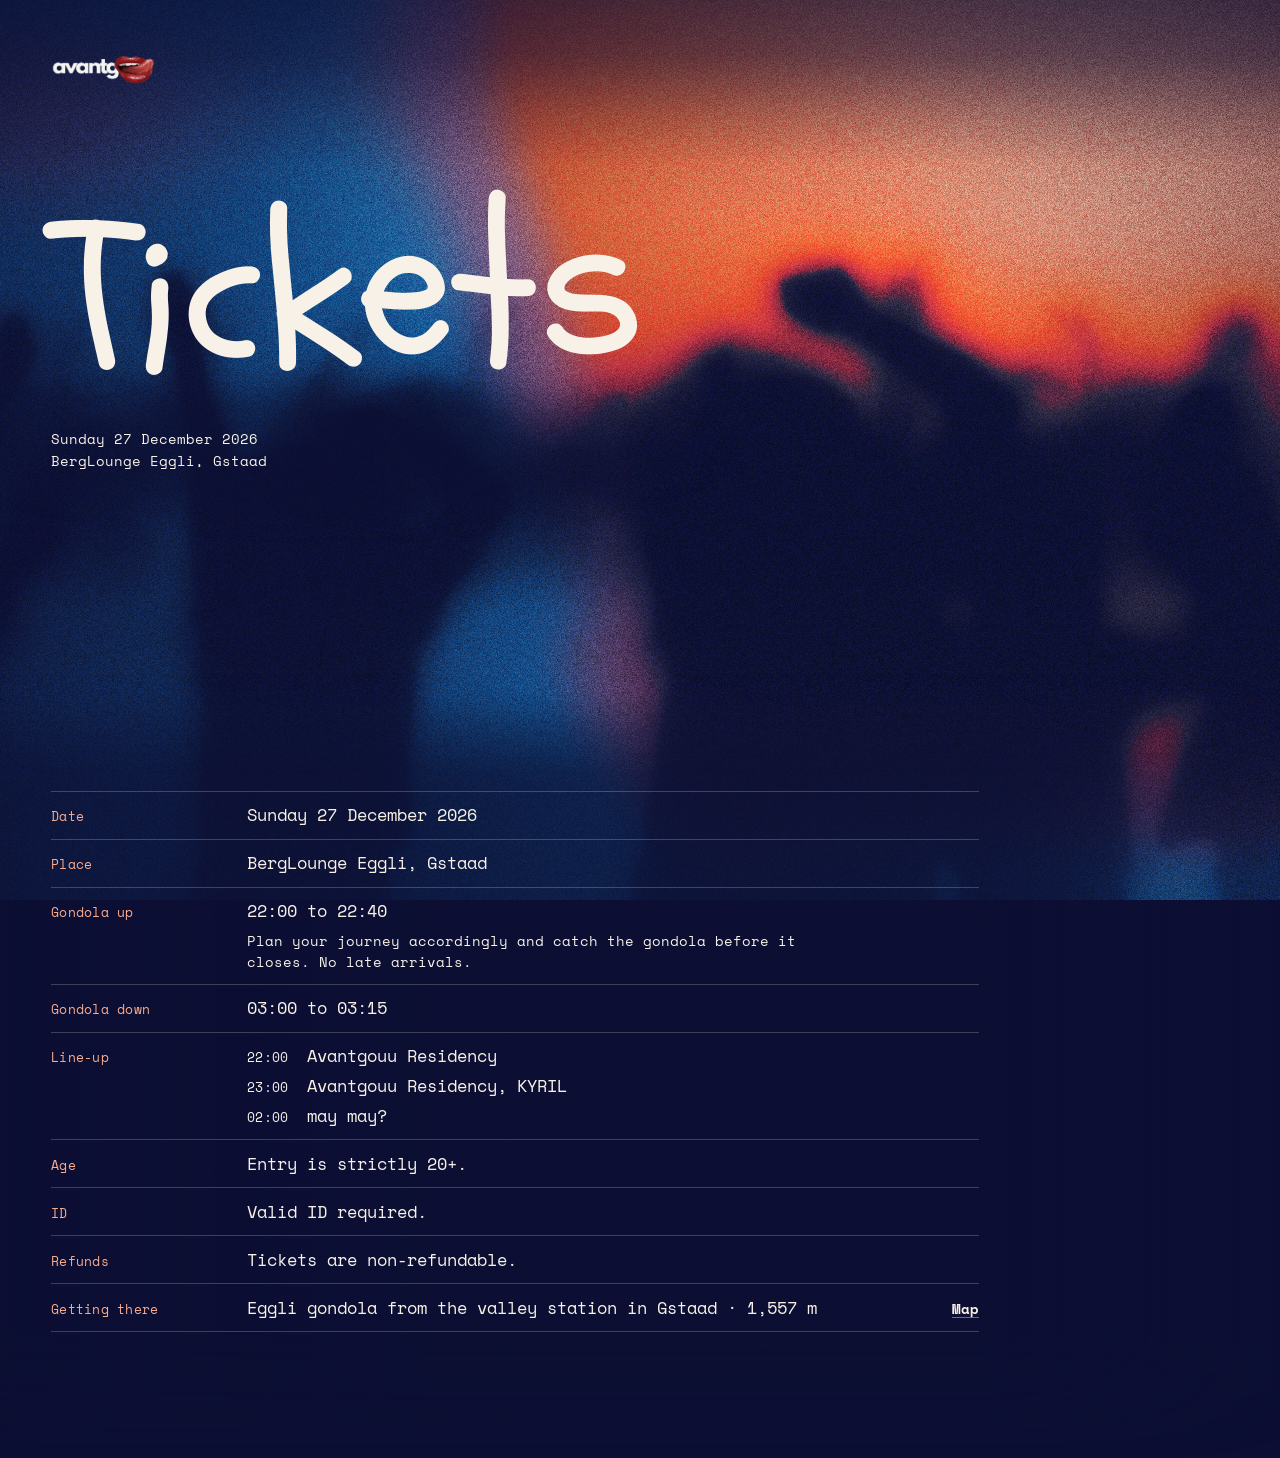
<file: tickets/index.html>
<!DOCTYPE html><html lang="en-GB" data-state="dream"> <head><meta charset="utf-8"><meta name="viewport" content="width=device-width, initial-scale=1, viewport-fit=cover"><title>Tickets · Avantgouu v5.0 · Lucid Dreaming</title><meta name="description" content="Avantgouu v5.0, Lucid Dreaming. Sunday 27 December 2026 at BergLounge Eggli, Gstaad. Gondola up 22:00 to 22:40, down from 03:00. Entry is strictly 20+."><link rel="canonical" href="https://www.avantgouu.com/tickets/"><meta name="theme-color" content="#0c0f33"><link rel="icon" href="/favicon-32.png" type="image/png" sizes="32x32"><link rel="icon" href="/icon-192.png" type="image/png" sizes="192x192"><link rel="apple-touch-icon" href="/apple-touch-icon.png"><link rel="preload" href="/_astro/schoolbell-latin-400-normal.D_Z2-wWK.woff2" as="font" type="font/woff2" crossorigin><link rel="preload" href="/_astro/space-mono-latin-400-normal.Rg4St2Dn.woff2" as="font" type="font/woff2" crossorigin><style>@media (prefers-reduced-motion: no-preference){@view-transition{navigation:auto}}</style><script>document.activeViewTransition?.ready.catch(()=>{});for(const n of['pagereveal','pageswap'])addEventListener(n,e=>e.viewTransition?.ready.catch(()=>{}))</script><meta property="og:type" content="website"><meta property="og:site_name" content="Avantgouu"><meta property="og:locale" content="en_GB"><meta property="og:title" content="Tickets · Avantgouu v5.0 · Lucid Dreaming"><meta property="og:description" content="Avantgouu v5.0, Lucid Dreaming. Sunday 27 December 2026 at BergLounge Eggli, Gstaad. Gondola up 22:00 to 22:40, down from 03:00. Entry is strictly 20+."><meta property="og:url" content="https://www.avantgouu.com/tickets/"><meta property="og:image" content="https://www.avantgouu.com/og.jpg"><meta name="twitter:card" content="summary_large_image"><meta name="twitter:title" content="Tickets · Avantgouu v5.0 · Lucid Dreaming"><meta name="twitter:description" content="Avantgouu v5.0, Lucid Dreaming. Sunday 27 December 2026 at BergLounge Eggli, Gstaad. Gondola up 22:00 to 22:40, down from 03:00. Entry is strictly 20+."><meta name="twitter:image" content="https://www.avantgouu.com/og.jpg"><meta http-equiv="content-security-policy" content="default-src 'self' https: data: blob:; script-src 'self' https: 'unsafe-inline' 'unsafe-eval'; style-src 'self' https: 'unsafe-inline'; img-src 'self' https: data: blob:; font-src 'self' https: data:; connect-src 'self' https: wss:; frame-src https:; media-src 'self' https: blob:; worker-src 'self' blob:; object-src 'none'; base-uri 'self'; form-action 'self' https:"><link rel="stylesheet" href="/_astro/Base.vhRxR8KP.css"></head> <body> <a class="skip label" href="#tickets">Skip to tickets</a> <div class="film" data-film data-film-state="still" data-film-landscape="/_astro/film-landscape.DC5FIMSY.mp4" data-film-landscape-index="/_astro/film-landscape.Bj8eMJbC.json" data-film-portrait="/_astro/film-portrait.DGMu93d_.mp4" data-film-portrait-index="/_astro/film-portrait.CxMnBAKn.json" data-astro-cid-vlunooed> <picture class="film-poster" data-astro-cid-vlunooed> <source media="(orientation: portrait)" type="image/avif" srcset="/_astro/poster-portrait.D8HD56Cr.avif" data-astro-cid-vlunooed> <source media="(orientation: portrait)" srcset="/_astro/poster-portrait.BZt9o5GS.jpg" data-astro-cid-vlunooed> <source type="image/avif" srcset="/_astro/poster-landscape.BwU_8S_Q.avif" data-astro-cid-vlunooed> <img src="/_astro/poster-landscape.Cnp64E2-.jpg" alt="" width="1920" height="1080" decoding="async" fetchpriority="high" data-astro-cid-vlunooed> </picture> <canvas class="film-canvas" aria-hidden="true" data-astro-cid-vlunooed></canvas> <div class="film-grain" aria-hidden="true" data-astro-cid-vlunooed></div> <div class="film-shade" aria-hidden="true" data-astro-cid-vlunooed></div> </div><script type="module" src="/_astro/Film.astro_astro_type_script_index_0_lang.ctIJvL-_.js"></script>  <header class="site-header"> <div class="header-veil" data-veil="dream" aria-hidden="true"></div> <a class="logo" href="/" aria-label="Avantgouu, home"> <img class="logo-snow" src="/brand/logo-snow.webp" alt="" width="487" height="153" decoding="async">  </a>   </header> <main id="main">  <div class="page"> <div class="pass ticket-head"> <div class="pass-window"> <div class="pass-inner"> <header class="page-head"> <h1 class="page-title display" id="tickets" tabindex="-1">Tickets</h1> <p class="body shade">Sunday 27 December 2026<br>BergLounge Eggli, Gstaad</p> </header> </div> </div> </div>  <div class="sale" data-xceed data-state="fallback"> <div data-xceed-fallback>  </div>  <div class="sale-widget" data-xceed-room inert> <div id="xceed-widget"></div> </div>  <div class="sale-reach" data-xceed-reach aria-hidden="true"></div> </div> <div class="pass practical"> <div class="pass-window"> <div class="pass-inner"> <section class="fact shade shade--band"> <h2 class="sr-only">The night</h2> <dl class="ledger"> <div class="row"> <dt class="row-key label">Date</dt> <dd class="row-value statement">Sunday 27 December 2026</dd>   </div> <div class="row"> <dt class="row-key label">Place</dt> <dd class="row-value statement">BergLounge Eggli, Gstaad</dd>   </div> <div class="row"> <dt class="row-key label">Gondola up</dt> <dd class="row-value statement">22:00 to 22:40 </dd> <dd class="row-note body">Plan your journey accordingly and catch the gondola before it closes. No late arrivals.</dd>  </div> <div class="row"> <dt class="row-key label">Gondola down</dt> <dd class="row-value statement">03:00 to 03:15</dd>   </div> <div class="row"> <dt class="row-key label">Line-up</dt> <dd class="row-value statement"> <ul class="row-list" role="list"> <li> <span class="label">22:00</span> <span>Avantgouu Residency</span> </li><li> <span class="label">23:00</span> <span>Avantgouu Residency, KYRIL</span> </li><li> <span class="label">02:00</span> <span>may may?</span> </li> </ul> </dd>   </div> <div class="row"> <dt class="row-key label">Age</dt> <dd class="row-value statement">Entry is strictly 20+.</dd>   </div> <div class="row"> <dt class="row-key label">ID</dt> <dd class="row-value statement">Valid ID required.</dd>   </div> <div class="row"> <dt class="row-key label">Refunds</dt> <dd class="row-value statement">Tickets are non-refundable.</dd>   </div> <div class="row"> <dt class="row-key label">Getting there</dt> <dd class="row-value statement">Eggli gondola from the valley station in Gstaad · 1,557 m </dd>  <dd class="row-action"><a class="link" href="https://www.google.com/maps/search/?api=1&amp;query=Eggli%20Talstation%20Gstaad" target="_blank" rel="noopener">Map</a></dd> </div> </dl> </section> </div> </div> </div> </div>  </main> </body> </html><script type="module" src="/_astro/tickets.astro_astro_type_script_index_0_lang.B6AVjWy7.js"></script>
</file>
<file: _astro/Base.vhRxR8KP.css>
@layer reset{:where(*),:before,:after{box-sizing:border-box}:where(html,body,h1,h2,h3,p,dl,dt,dd,ul,ol,li,form){margin:0;padding:0}:where(ul,ol){list-style:none}:where(h1,h2,h3){font:inherit}:where(img,picture,canvas){max-inline-size:100%;display:block}:where(a){color:inherit}:where(button,input){font:inherit;color:inherit;letter-spacing:inherit}:where(button){appearance:none;cursor:pointer;background:0 0;border:0;border-radius:0;padding:0}:where([hidden]){display:none!important}}@layer tokens{:root{--night:#0c0f33;--haze:#f7f1e8;--flare:#f85c36;--peach:#faac8e;--electric:#2178bf;--sky:#a9cdf0;--snow:#f5f5f2;--awake-ink:#0c0f33;--awake-blue:#18518e;--font-display:"Schoolbell", "Bradley Hand", "Segoe Print", cursive;--font-text:"Space Mono", ui-monospace, "SF Mono", Menlo, Consolas, monospace;--svh:1vh;--size-display:clamp(3.5rem, min(17vw, 27 * var(--svh)), 17rem);--size-wake:clamp(2.5rem, min(12vw, 18 * var(--svh)), 9rem);--size-numeral:clamp(4.5rem, min(15vw, 28 * var(--svh)), 10rem);--size-line:clamp(2.25rem, min(7.4vw, 15 * var(--svh)), 6.5rem);--size-value:clamp(.9375rem, .9rem + .2vw, 1.0625rem);--size-body:.875rem;--size-label:.8125rem;--margin:clamp(20px, 4vw, 56px);--gutter-left:max(var(--margin), env(safe-area-inset-left,0px));--gutter-right:max(var(--margin), env(safe-area-inset-right,0px));--logo-height:clamp(1.75rem, 1.4rem + .85vw, 2.125rem);--header-air:clamp(2rem, 5vw, 4rem);--header-clear:calc(max(var(--margin), env(safe-area-inset-top,0px)) + var(--logo-height) + var(--header-air));--horizon:calc(max(var(--margin), env(safe-area-inset-top,0px)) + var(--logo-height) + .375rem);--horizon-soft:calc(var(--header-air) - .375rem);--ledger-width:58rem;--ledger-key:11rem;--tilt:-2deg;--ease-settle:cubic-bezier(.2, .7, .2, 1)}@supports (block-size:1svh){:root{--svh:1svh}}:root,[data-state=dream]{--page:var(--night);--fg:var(--haze);--rule:#f7f1e838;--accent:var(--peach);--shade:12 15 51;--shade-strength:1;--focus-ring:var(--sky);--focus-gap:rgb(var(--shade) / .8);--select-bg:var(--flare);--select-fg:var(--night)}[data-state=awake],.awake{--page:var(--snow);--fg:var(--awake-ink);--rule:#0c0f3333;--accent:var(--awake-blue);--shade-strength:0;--focus-ring:var(--awake-ink);--focus-gap:var(--snow);--select-bg:var(--awake-blue);--select-fg:var(--snow)}@media (prefers-contrast:more){:root,[data-state=dream]{--rule:#f7f1e899}[data-state=awake],.awake{--rule:#0c0f3399}}}@layer base{html{background:var(--page);color:var(--fg);color-scheme:dark;font-family:var(--font-text);font-synthesis:none;font-kerning:normal;-webkit-font-smoothing:antialiased;-moz-osx-font-smoothing:grayscale;-webkit-text-size-adjust:100%;text-size-adjust:100%;-webkit-tap-highlight-color:transparent;scroll-padding-block-start:var(--header-clear);line-height:1.5}html[data-state=awake]{color-scheme:light}.awake{background:var(--page);color:var(--fg)}body{min-block-size:100svh;font-family:var(--font-text);font-size:var(--size-body);overflow-wrap:break-word;line-height:1.5}main{z-index:2;position:relative;overflow:clip}::selection{background:var(--select-bg);color:var(--select-fg)}:focus-visible{outline:2px solid var(--focus-ring);outline-offset:5px;box-shadow:0 0 0 5px var(--focus-gap)}:where([tabindex="-1"]):focus-visible{box-shadow:none;outline:none}.skip{z-index:20;background:var(--fg);color:var(--page);padding:.875rem 1.125rem;text-decoration:none;position:fixed;inset-block-start:0;inset-inline-start:var(--gutter-left);translate:0 calc(-100% - 1rem)}.skip:focus-visible{translate:0 max(.75rem, env(safe-area-inset-top,0px));outline-offset:3px}.sr-only:where(:not(:focus-within,:active)){clip-path:inset(50%)!important;white-space:nowrap!important;border:0!important;block-size:1px!important;inline-size:1px!important;margin:-1px!important;padding:0!important;position:absolute!important;overflow:hidden!important}@media (prefers-reduced-motion:no-preference){::view-transition-old(root),::view-transition-new(root){animation-duration:.52s;animation-timing-function:cubic-bezier(.4,0,.2,1)}.skip{transition:translate .16s var(--ease-settle)}}}@layer parts{.display,.wake-line,.numeral,.line{font-family:var(--font-display);letter-spacing:0;text-rendering:optimizelegibility;rotate:var(--tilt);transform-origin:0;font-weight:400}.display{font-size:var(--size-display);line-height:.92}.wake-line{font-size:var(--size-wake);line-height:.92}.wake-line>span{display:block}.numeral{font-size:var(--size-numeral);line-height:.85}.line{font-size:var(--size-line);line-height:1.04}.statement{font-family:var(--font-text);font-size:var(--size-value);font-weight:400;line-height:1.45}.body{max-inline-size:62ch;font-family:var(--font-text);font-size:var(--size-body);text-wrap:pretty;line-height:1.55}.label{font-family:var(--font-text);font-size:var(--size-label);letter-spacing:.02em;font-weight:400;line-height:1.35}.link{text-underline-offset:.24em;text-decoration-line:underline;text-decoration-thickness:1px;text-decoration-color:color-mix(in srgb, currentColor 42%, transparent);transition:text-decoration-color .18s ease-out,color .18s ease-out}@media (hover:hover){.link:hover{color:var(--accent);text-decoration-color:currentColor}}.pill{white-space:nowrap;border:1px solid;border-radius:999px;justify-content:center;align-items:center;min-block-size:2.25rem;padding-inline:1.125rem;text-decoration:none;transition:background-color .2s ease-out,color .2s ease-out,border-color .2s ease-out;display:inline-flex}@media (hover:hover){.pill:hover{border-color:var(--fg);background:var(--fg);color:var(--page)}}.pill:active{scale:.98}.pill--call{min-block-size:3.25rem;font-size:var(--size-value);padding-inline:2rem;font-weight:700}@media (pointer:coarse){.pill{min-block-size:2.75rem}.pill--call{min-block-size:3.5rem}.link{min-block-size:2.75rem;margin-block:-.7rem;padding-block:.7rem;display:inline-block}}@media (width<=34rem){.pill--call{inline-size:100%;padding-inline:1rem}}.ledger{inline-size:100%;max-inline-size:var(--ledger-width);display:grid;container:ledger/inline-size}.row{grid-template-columns:var(--ledger-key) minmax(0, 1fr) auto;border-block-start:1px solid var(--rule);align-items:baseline;column-gap:1.25rem;padding-block:.7rem;display:grid}.row:last-child{border-block-end:1px solid var(--rule)}.row-key{color:var(--accent);grid-column:1}.row-value{text-wrap:balance;grid-column:2}.row-note{grid-column:2;margin-block-start:.375rem}.row-action{text-align:end;white-space:nowrap;grid-area:1/3;justify-self:end;font-weight:700}@container ledger (inline-size<34rem){.row{column-gap:1rem}.row-action{text-align:start;grid-area:auto/2;justify-self:start;margin-block-start:.5rem}.row-action:empty{display:none}}@container ledger (inline-size<26rem){.row{grid-template-columns:minmax(0,1fr)}.row-value,.row-note,.row-action{grid-column:1}.row-value{margin-block-start:.2rem}}.row-list{row-gap:.3em;display:grid}.row-list>li{grid-template-columns:3.75rem minmax(0,1fr);align-items:baseline;display:grid}.shade{isolation:isolate;position:relative}.shade:before{content:"";z-index:-1;background:radial-gradient(closest-side, rgb(var(--shade) / calc(.6 * var(--shade-strength))) 0%, rgb(var(--shade) / calc(.5 * var(--shade-strength))) 38%, rgb(var(--shade) / calc(.45 * var(--shade-strength))) 50%, rgb(var(--shade) / calc(.36 * var(--shade-strength))) 60%, rgb(var(--shade) / calc(.21 * var(--shade-strength))) 72%, rgb(var(--shade) / calc(.07 * var(--shade-strength))) 85%, rgb(var(--shade) / calc(.02 * var(--shade-strength))) 93%, rgb(var(--shade) / 0) 100%);pointer-events:none;position:absolute;inset:min(-55%,-4.5rem) -24%}.shade--band:before{--reach:var(--pass-reach,5rem);inset-block:calc(-1 * var(--reach));inset-inline:calc(-1 * var(--gutter-left)) -34%;background:linear-gradient(90deg, rgb(var(--shade) / calc(.6 * var(--shade-strength))) 0%, rgb(var(--shade) / calc(.74 * var(--shade-strength))) 34%, rgb(var(--shade) / calc(.74 * var(--shade-strength))) 76%, rgb(var(--shade) / calc(.62 * var(--shade-strength))) 82%, rgb(var(--shade) / calc(.37 * var(--shade-strength))) 88%, rgb(var(--shade) / calc(.12 * var(--shade-strength))) 94%, rgb(var(--shade) / 0) 100%);--band-edges:linear-gradient(to bottom, transparent 0, #0000000a calc(.125 * var(--reach)), #00000029 calc(.25 * var(--reach)), #00000052 calc(.375 * var(--reach)), #00000080 calc(.5 * var(--reach)), #000000ad calc(.625 * var(--reach)), #000000d6 calc(.75 * var(--reach)), #000000f5 calc(.875 * var(--reach)), #000 var(--reach), #000 calc(100% - var(--reach)), #000000f5 calc(100% - .875 * var(--reach)), #000000d6 calc(100% - .75 * var(--reach)), #000000ad calc(100% - .625 * var(--reach)), #00000080 calc(100% - .5 * var(--reach)), #00000052 calc(100% - .375 * var(--reach)), #00000029 calc(100% - .25 * var(--reach)), #0000000a calc(100% - .125 * var(--reach)), transparent 100%);-webkit-mask-image:var(--band-edges);mask-image:var(--band-edges)}.pass:has(.shade--band){--pass-reach:8rem}.pass{--pass-reach:5rem;margin-block:calc(-1 * var(--pass-reach));margin-inline:calc(-1 * var(--gutter-left)) calc(-1 * var(--gutter-right));pointer-events:none}.pass-inner{padding-block:var(--pass-reach);padding-inline:var(--gutter-left) var(--gutter-right)}.pass-inner>*{pointer-events:auto}@supports (animation-timeline:view()) and (animation-range:entry){.pass{view-timeline:--pass block;view-timeline-inset:var(--horizon) 0px}.pass-window{--window-edge:linear-gradient(to bottom, transparent 0, #00000029 calc(.25 * var(--horizon-soft)), #00000080 calc(.5 * var(--horizon-soft)), #000000d6 calc(.75 * var(--horizon-soft)), #000 var(--horizon-soft));-webkit-mask-image:var(--window-edge);mask-image:var(--window-edge);animation-name:window-holds;animation-duration:auto;animation-timing-function:linear;animation-fill-mode:both;animation-timeline:--pass;animation-range:exit-crossing}.pass-inner{animation-name:content-passes;animation-duration:auto;animation-timing-function:linear;animation-fill-mode:both;animation-timeline:--pass;animation-range:exit-crossing}@keyframes window-holds{to{translate:0 100%}}@keyframes content-passes{to{translate:0 -100%}}}.voice{text-wrap:balance;max-inline-size:7.6em}.voice--wide{max-inline-size:8.7em}.voice--right{text-align:end;margin-inline-start:auto}.voice-ink{opacity:var(--peak,1);display:block}@supports (animation-timeline:view()) and (animation-range:entry){.voice{animation-name:voice-air;animation-duration:auto;animation-timing-function:linear;animation-fill-mode:both;animation-timeline:view(block var(--horizon) 0px);animation-range:entry exit 0%}@keyframes voice-air{0%{opacity:0}30%,88%{opacity:1}to{opacity:0}}@media (prefers-reduced-motion:no-preference){.voice-ink{animation-name:voice-focus;animation-duration:auto;animation-timing-function:linear;animation-fill-mode:both;animation-timeline:view(block var(--horizon) 0px);animation-range:entry exit 0%}@keyframes voice-focus{0%{filter:blur(1.25rem)}12%{filter:blur(.5rem)}30%,88%{filter:blur(var(--soft,0px))}94%{filter:blur(.5rem)}to{filter:blur(1.25rem)}}}}.site-header{z-index:10;padding-block-start:max(var(--margin), env(safe-area-inset-top,0px));padding-inline:var(--gutter-left) var(--gutter-right);color:var(--fg);pointer-events:none;grid-template-rows:minmax(2.25rem,auto);grid-template-columns:1fr auto 1fr;align-items:center;transition:color .6s ease-out;display:grid;position:fixed;inset:0 0 auto}.site-header>a{opacity:var(--presence,1)}.site-header>a:focus-visible{opacity:1}.site-header>a:after{content:"";position:absolute;inset-block:min(0px,50% - 1.375rem);inset-inline:0}.header-veil{z-index:-1;block-size:calc(var(--header-clear) + 1rem);pointer-events:none;position:absolute;inset:0 0 auto}.header-veil[data-veil=dream]{background:linear-gradient(to bottom, rgb(var(--shade) / .62) 0%, rgb(var(--shade) / .5) 34%, rgb(var(--shade) / .18) 72%, rgb(var(--shade) / 0) 100%)}@supports not ((animation-timeline:view()) and (animation-range:entry)){.header-veil[data-veil=dream]{block-size:calc(var(--header-clear) + 3rem);background:linear-gradient(to bottom, rgb(var(--shade) / .82) 0%, rgb(var(--shade) / .7) 40%, rgb(var(--shade) / .24) 76%, rgb(var(--shade) / 0) 100%)}.header-veil[data-veil=awake]{background:var(--snow);-webkit-mask-image:linear-gradient(#000 0% 56%,#0000 100%);mask-image:linear-gradient(#000 0% 56%,#0000 100%)}}.logo{block-size:var(--logo-height);aspect-ratio:487/153;pointer-events:auto;justify-self:start;display:block;position:relative}.logo img{block-size:100%;inline-size:100%;transition:opacity .6s ease-out;position:absolute;inset:0}[data-state=dream] .logo-ink,[data-state=awake] .logo-snow{opacity:0}.clock{grid-column:2;line-height:1}.site-header .pill{pointer-events:auto;grid-column:3;justify-self:end;min-block-size:2.25rem;position:relative}.door{grid-template-columns:auto minmax(0,max-content);justify-content:start;align-items:baseline;gap:.875rem 1.125rem;display:grid}.door-label,.door-says{color:var(--accent)}.door-field{align-items:end;gap:1rem;display:flex}.door-input,.door-open{border:0;min-block-size:2.75rem;font-size:max(1rem, var(--size-value));border-block-end:1px solid;border-radius:0;padding-block:.75rem .5rem}.door-input{inline-size:min(15ch,62vw);caret-color:var(--accent);background:0 0;padding-inline:0;transition:opacity .3s ease-out,border-color .3s ease-out}.door-input:focus-visible{outline:none;box-shadow:0 2px}@media (forced-colors:active){.door-input:focus-visible{outline-offset:2px;outline:2px solid highlight}}.door-open{padding-inline:.25rem;font-weight:700;transition:color .18s ease-out}@media (hover:hover){.door-open:hover{color:var(--accent)}}.door-says{grid-column:2;min-block-size:1.55em}.door>noscript{grid-column:2}.door[aria-busy=true] .door-open{opacity:.5;pointer-events:none}.door[data-answer=no] .door-input{border-block-end-color:color-mix(in srgb, currentColor 34%, transparent)}@media (prefers-reduced-motion:no-preference){.door[data-answer=fading] .door-input{animation:.42s ease-in both word-fades}@keyframes word-fades{to{filter:blur(.5rem);opacity:0}}}@media (width<=34rem){.door{grid-template-columns:minmax(0,1fr);row-gap:.375rem}.door>noscript{grid-column:1}.door-says{grid-column:1;margin-block-start:.5rem}.door-input{flex:1;inline-size:auto;min-inline-size:0}}}@layer pages{.page{min-block-size:100svh;padding:var(--header-clear) var(--gutter-right) clamp(4rem, 14svh, 9rem) var(--gutter-left);align-content:start;display:grid}.page-head{row-gap:clamp(1rem,2vw,1.75rem);padding-block:clamp(1.5rem,6svh,4rem) clamp(2.25rem,7svh,4.5rem);display:grid}.fact{inline-size:min(100%, var(--ledger-width))}.hero{min-block-size:100svh;padding:var(--header-clear) var(--gutter-right) max(var(--margin), env(safe-area-inset-bottom,0px)) var(--gutter-left);grid-template-rows:1fr auto;display:grid}.hero-head{align-self:center}.hero-title-line{display:block}.hero-title-line+.hero-title-line{padding-inline-start:.9em}.hero-foot{justify-content:space-between;align-items:flex-end;gap:1.5rem;display:flex}@media (orientation:portrait) and (width<=48rem){.hero-head{align-self:end}.hero-title{margin-block-end:clamp(2.5rem,9svh,5rem)}}@media (width<=22.5rem){.hero-title-line+.hero-title-line{padding-inline-start:.45em}}@supports (animation-timeline:view()) and (animation-range:entry){.hero-title{animation-name:leaves-sight;animation-duration:auto;animation-timing-function:linear;animation-fill-mode:both;animation-timeline:view(block var(--horizon) 0px);animation-range:cover 60% cover 96%}@keyframes leaves-sight{to{opacity:0}}}@media (prefers-reduced-motion:no-preference){.hero-title-ink{animation:1.2s cubic-bezier(.25,.6,.2,1) both drift-into-focus;display:block}@keyframes drift-into-focus{0%{opacity:0;filter:blur(1.75rem);scale:1.035}}@supports (animation-timeline:view()) and (animation-range:entry){.hero-title{animation-name:leaves-focus}@keyframes leaves-focus{to{opacity:0;filter:blur(1.25rem)}}}}.dusk{position:relative}.dusk:before{content:"";z-index:-1;inset-inline:0;inset-block:calc(-20 * var(--svh)) calc(-50 * var(--svh));background:linear-gradient(to bottom, rgb(var(--shade) / 0) 0, rgb(var(--shade) / .022) calc(2 * var(--svh)), rgb(var(--shade) / .083) calc(4 * var(--svh)), rgb(var(--shade) / .282) calc(8 * var(--svh)), rgb(var(--shade) / .518) calc(12 * var(--svh)), rgb(var(--shade) / .717) calc(16 * var(--svh)), rgb(var(--shade) / .778) calc(18 * var(--svh)), rgb(var(--shade) / .8) calc(20 * var(--svh)), rgb(var(--shade) / .8) calc(100% - 50 * var(--svh)), rgb(var(--shade) / .778) calc(100% - 45 * var(--svh)), rgb(var(--shade) / .717) calc(100% - 40 * var(--svh)), rgb(var(--shade) / .518) calc(100% - 30 * var(--svh)), rgb(var(--shade) / .282) calc(100% - 20 * var(--svh)), rgb(var(--shade) / .083) calc(100% - 10 * var(--svh)), rgb(var(--shade) / .022) calc(100% - 5 * var(--svh)), rgb(var(--shade) / 0) 100%);pointer-events:none;position:absolute}.night{padding:var(--header-clear) var(--gutter-right) var(--margin) var(--gutter-left);row-gap:clamp(2rem,6svh,3.5rem);display:grid}.times{row-gap:clamp(1.75rem,4.5svh,3rem);display:grid}.night-doors{container-type:inline-size}.times .numeral{font-size:min(var(--size-numeral), 16.5cqi);white-space:nowrap}.time{justify-items:start;row-gap:clamp(.5rem,1.2vw,1rem);display:grid}.time-note{max-inline-size:34ch}.home-tickets{justify-items:start;row-gap:clamp(1.5rem,3vw,2.25rem);display:grid}@media (width>=60rem){.night{max-inline-size:calc(86rem + var(--gutter-left) + var(--gutter-right));grid-template-rows:auto 1fr;grid-template-columns:minmax(0,5fr) minmax(0,7fr);column-gap:clamp(2.5rem,5vw,5rem)}.night-doors{grid-area:1/1}.night-facts{grid-area:1/2/span 2}.night-tickets{grid-area:2/1;align-self:end}}.colophon{min-block-size:100svh;padding:var(--header-clear) var(--gutter-right) max(var(--margin), env(safe-area-inset-bottom,0px)) var(--gutter-left);align-content:end;display:grid}.colophon-foot{row-gap:clamp(1.5rem,5svh,3rem);display:grid}.colophon-end{justify-content:space-between;align-items:flex-end;gap:1.5rem;display:flex}.colophon-mark{inline-size:auto;block-size:calc(var(--logo-height) * .8);aspect-ratio:487/153}@media (width>=48rem){.colophon-foot{grid-template-columns:minmax(0,5fr) minmax(0,7fr);align-items:start;column-gap:clamp(2.5rem,5vw,5rem);max-inline-size:86rem}.colophon-who{grid-area:1/1}.colophon-links{grid-area:1/2}.colophon-end{grid-column:1/-1}}.deep{--deep-screens:30;--deep-quiet:5.6;block-size:calc(var(--deep-screens) * 100 * var(--svh));position:relative}.deep-line{inset-inline:var(--gutter-left) var(--gutter-right);inline-size:fit-content;position:absolute;inset-block-start:calc((var(--deep-screens) - var(--deep-quiet)) * var(--at) * 100 * var(--svh))}.deep-line:before{--depth:calc((var(--depth-from,.3) + .62 * (1 - var(--peak,1))) * var(--shade-strength));inset:calc(-1 * min(4.5em, 22 * var(--svh))) -60%;background:radial-gradient(closest-side, rgb(var(--shade) / var(--depth)) 0%, rgb(var(--shade) / var(--depth)) 40%, rgb(var(--shade) / calc(.93 * var(--depth))) 50%, rgb(var(--shade) / calc(.76 * var(--depth))) 59%, rgb(var(--shade) / calc(.53 * var(--depth))) 69%, rgb(var(--shade) / calc(.3 * var(--depth))) 79%, rgb(var(--shade) / calc(.1 * var(--depth))) 89%, rgb(var(--shade) / 0) 100%)}.deep-line.voice--right{--tilt:1.5deg;--depth-from:.36;transform-origin:100%}.deep-line:first-of-type{--at:.06}.deep-line:nth-of-type(2){--at:.19}.deep-line:nth-of-type(3){--at:.32}.deep-line:nth-of-type(4){--at:.45}.deep-line:nth-of-type(5){--at:.6;--peak:.9;--soft:min(.3px, .003em)}.deep-line:nth-of-type(6){--at:.72;--peak:.8;--soft:min(.5px, .005em)}.deep-line:nth-of-type(7){--at:.84;--peak:.7;--soft:min(.75px, .0075em)}.deep-line:nth-of-type(8){--at:.96;--peak:.6;--soft:min(1px, .01em)}.burn,.burn-light{z-index:1;opacity:0;pointer-events:none;block-size:100lvh;position:fixed;inset:0 0 auto}.burn-light{--lamp-x:.81;--lamp-y:.18;--film-shape:calc(16 / 9);mix-blend-mode:screen;mix-blend-mode:plus-lighter;will-change:opacity;overflow:hidden;container-type:size}.burn-light:before{content:"";block-size:50vmax;inline-size:50vmax;translate:-50% -50%;scale:var(--lamp-size,1);will-change:scale;background:radial-gradient(circle closest-side,#ffc480 0%,#fba05cf0 19%,#e97a3e9e 43%,#ca4c2442 71%,#ca4c2400 100%);position:absolute;inset-block-start:calc(50cqh + (var(--lamp-y) - .5) * max(100cqh, 100cqw / var(--film-shape)));inset-inline-start:calc(50cqw + (var(--lamp-x) - .5) * max(100cqw, 100cqh * var(--film-shape)))}@media (orientation:portrait){.burn-light{--lamp-x:.746;--lamp-y:.34;--film-shape:calc(9 / 16)}}.burn{background:var(--snow);will-change:opacity}.wake{align-content:end;min-block-size:120svh;display:grid;position:relative}.wake-stage{min-block-size:100svh;padding:var(--header-clear) var(--gutter-right) max(var(--margin), env(safe-area-inset-bottom,0px)) var(--gutter-left);align-content:start;row-gap:clamp(1.5rem,7svh,5.25rem);display:grid}.ticket-head,.ticket-head .page-title{z-index:1;position:relative}.sale{display:flow-root;position:relative}.release{justify-items:start;row-gap:clamp(1.5rem,3vw,2.25rem);display:grid}.sale-widget{margin-inline:calc(-1 * var(--gutter-left)) calc(-1 * var(--gutter-right))}@media (width>=1322px){.sale-widget{inline-size:min(100%,1216px);margin-inline:0}}:is(.sale-widget,.xceed-widget-scope){color-scheme:light}.dark :is(.sale-widget,.xceed-widget-scope){color-scheme:dark}.sale[data-state=fallback] .sale-widget{contain:paint;visibility:hidden;block-size:0;overflow:hidden}.sale[data-state=fallback] #xceed-widget{visibility:hidden!important}.sale-reach{display:none}.sale[data-state=live] .sale-reach{inset:calc(.5rem - var(--header-clear)) 0 0;visibility:hidden;display:block;position:absolute}:root:has(.sale[data-state=live]) .header-veil{block-size:var(--header-clear)}.site-header[data-over-widget]{transition:opacity .18s ease-out}.site-header[data-over-widget=yes]:not(:has(:focus-visible)){opacity:0}.site-header[data-over-widget=yes]:not(:has(:focus-visible))>a{pointer-events:none}.practical{margin-block-start:calc(clamp(4.5rem, 20svh, 11rem) + 5rem - var(--pass-reach))}.dinner[data-view=pending] .dinner-door{visibility:hidden;animation:1ms .45s forwards door-appears}@keyframes door-appears{to{visibility:visible}}.dinner-door,.dinner-letter{display:grid}.dinner-letter .page-title>span{display:block}.dinner-letter .page-title>span+span{padding-inline-start:.9em}.dinner-book{margin-block-start:clamp(2.25rem,5vw,3.5rem)}@media (prefers-reduced-motion:no-preference){.dinner-letter{transition:opacity .5s ease-out}@starting-style{.dinner-letter{opacity:0}}}.lost{min-block-size:100svh;padding:var(--header-clear) var(--gutter-right) max(var(--margin), env(safe-area-inset-bottom,0px)) var(--gutter-left);grid-template-rows:1fr auto;display:grid}.lost-title{place-self:center start}.lost-title:before{inset-inline:-24% -40%}.lost-title>span{display:block}.lost-title>span+span{padding-inline-start:1.4em}}@font-face{font-family:Schoolbell;src:url(/_astro/schoolbell-latin-400-normal.D_Z2-wWK.woff2)format("woff2");font-style:normal;font-weight:400;font-display:block}@font-face{font-family:Space Mono;src:url(/_astro/space-mono-latin-400-normal.Rg4St2Dn.woff2)format("woff2");font-style:normal;font-weight:400;font-display:swap}@font-face{font-family:Space Mono;src:url(/_astro/space-mono-latin-700-normal.mWgeinG7.woff2)format("woff2");font-style:normal;font-weight:700;font-display:swap}.film[data-astro-cid-vlunooed]{z-index:0;contain:strict;pointer-events:none;background:var(--night);--film-dpr:1;height:100lvh;position:fixed;inset:0 0 auto;overflow:hidden}@media (resolution>=2x){.film[data-astro-cid-vlunooed]{--film-dpr:2}}@media (resolution>=3x){.film[data-astro-cid-vlunooed]{--film-dpr:3}}.film-poster[data-astro-cid-vlunooed] img[data-astro-cid-vlunooed],.film-poster[data-astro-cid-vlunooed]:after,.film-canvas[data-astro-cid-vlunooed],.film-grain[data-astro-cid-vlunooed],.film-shade[data-astro-cid-vlunooed]{position:absolute;inset:0}.film-poster[data-astro-cid-vlunooed] img[data-astro-cid-vlunooed],.film-canvas[data-astro-cid-vlunooed]{object-fit:cover;width:100%;height:100%}.film-poster[data-astro-cid-vlunooed]:after{content:"";background:radial-gradient(ellipse farthest-corner at 50% 50%, rgb(var(--shade) / 0) 38%, rgb(var(--shade) / .5) 100%)}.film-grain[data-astro-cid-vlunooed]{background:url(/_astro/grain.CSTyzGo2.png) 0 0 / calc(256px / var(--film-dpr)) calc(256px / var(--film-dpr));mix-blend-mode:overlay;opacity:.42}.film-canvas[data-astro-cid-vlunooed]{z-index:1;opacity:0}@media (prefers-reduced-motion:no-preference){.film-canvas[data-astro-cid-vlunooed]{transition:opacity .6s ease-out}}.film[data-astro-cid-vlunooed][data-film-state=live] .film-canvas[data-astro-cid-vlunooed]{opacity:1}.film[data-astro-cid-vlunooed][data-film-state=live] .film-grain[data-astro-cid-vlunooed]{visibility:hidden;transition:visibility 0s linear .6s}.film-shade[data-astro-cid-vlunooed]{z-index:2;background:linear-gradient(90deg, rgb(var(--shade) / .36) 0%, rgb(var(--shade) / .22) 38%, rgb(var(--shade) / 0) 70%)}.film[data-astro-cid-vlunooed] .film-video{opacity:0;width:2px;height:2px;position:absolute}
</file>
